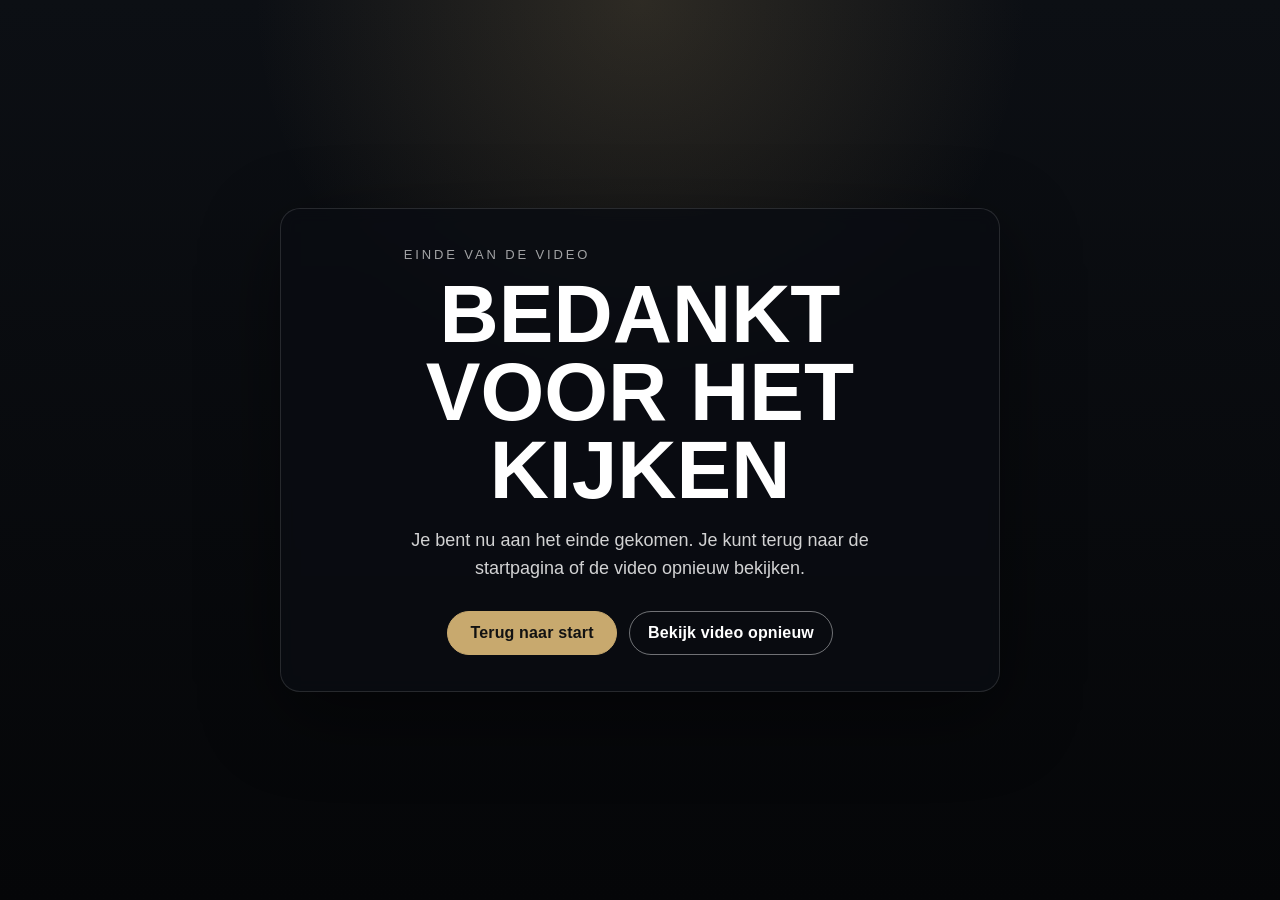
<file: ending.html>
<!DOCTYPE html>
<html lang="nl">

<head>
	<meta charset="UTF-8" />
	<meta name="viewport" content="width=device-width, initial-scale=1.0" />
	<title>Einde</title>
	<style>
		:root {
			color-scheme: dark;
		}

		* {
			box-sizing: border-box;
		}

		html,
		body {
			width: 100%;
			height: 100%;
			margin: 0;
		}

		body {
			font-family: Arial, Helvetica, sans-serif;
			background:
				radial-gradient(circle at top, rgba(200, 169, 110, 0.18), transparent 35%),
				linear-gradient(180deg, #0c0f14 0%, #050608 100%);
			color: #fff;
			display: grid;
			place-items: center;
			overflow: hidden;
		}

		.ending-card {
			width: min(720px, calc(100vw - 32px));
			padding: 36px 28px;
			border: 1px solid rgba(255, 255, 255, 0.12);
			border-radius: 20px;
			background: rgba(10, 13, 18, 0.84);
			box-shadow: 0 24px 80px rgba(0, 0, 0, 0.45);
			text-align: center;
			backdrop-filter: blur(8px);
		}

		.ending-kicker {
			margin: 0 0 10px;
			font-size: 13px;
			letter-spacing: 0.22em;
			text-transform: uppercase;
			color: rgba(255, 255, 255, 0.62);
		}

		h1 {
			margin: 0;
			font-size: clamp(42px, 8vw, 82px);
			line-height: 0.95;
			text-transform: uppercase;
			font-family: 'Roboto Condensed', Arial, sans-serif;
		}

		p {
			margin: 18px auto 0;
			max-width: 52ch;
			font-size: 18px;
			line-height: 1.55;
			color: rgba(255, 255, 255, 0.82);
		}

		.actions {
			margin-top: 28px;
			display: flex;
			gap: 12px;
			justify-content: center;
			flex-wrap: wrap;
		}

		a {
			display: inline-flex;
			align-items: center;
			justify-content: center;
			min-width: 170px;
			padding: 12px 18px;
			border-radius: 999px;
			border: 1px solid rgba(255, 255, 255, 0.42);
			color: #fff;
			text-decoration: none;
			font-weight: 700;
			letter-spacing: 0.01em;
			transition: transform 0.2s ease, border-color 0.2s ease, background 0.2s ease;
		}

		a.primary {
			background: #c8a96e;
			border-color: #c8a96e;
			color: #121212;
		}

		a:hover {
			transform: translateY(-1px);
			border-color: rgba(255, 255, 255, 0.8);
		}

		a.primary:hover {
			background: #d5b982;
			border-color: #d5b982;
		}
	</style>
</head>

<body>
	<main class="ending-card">
		<p class="ending-kicker">Einde van de video</p>
		<h1>Bedankt voor het kijken</h1>
		<p>Je bent nu aan het einde gekomen. Je kunt terug naar de startpagina of de video opnieuw bekijken.</p>
		<div class="actions">
			<a class="primary" href="index.html">Terug naar start</a>
			<a href="video.html">Bekijk video opnieuw</a>
		</div>
	</main>
</body>

</html>
</file>
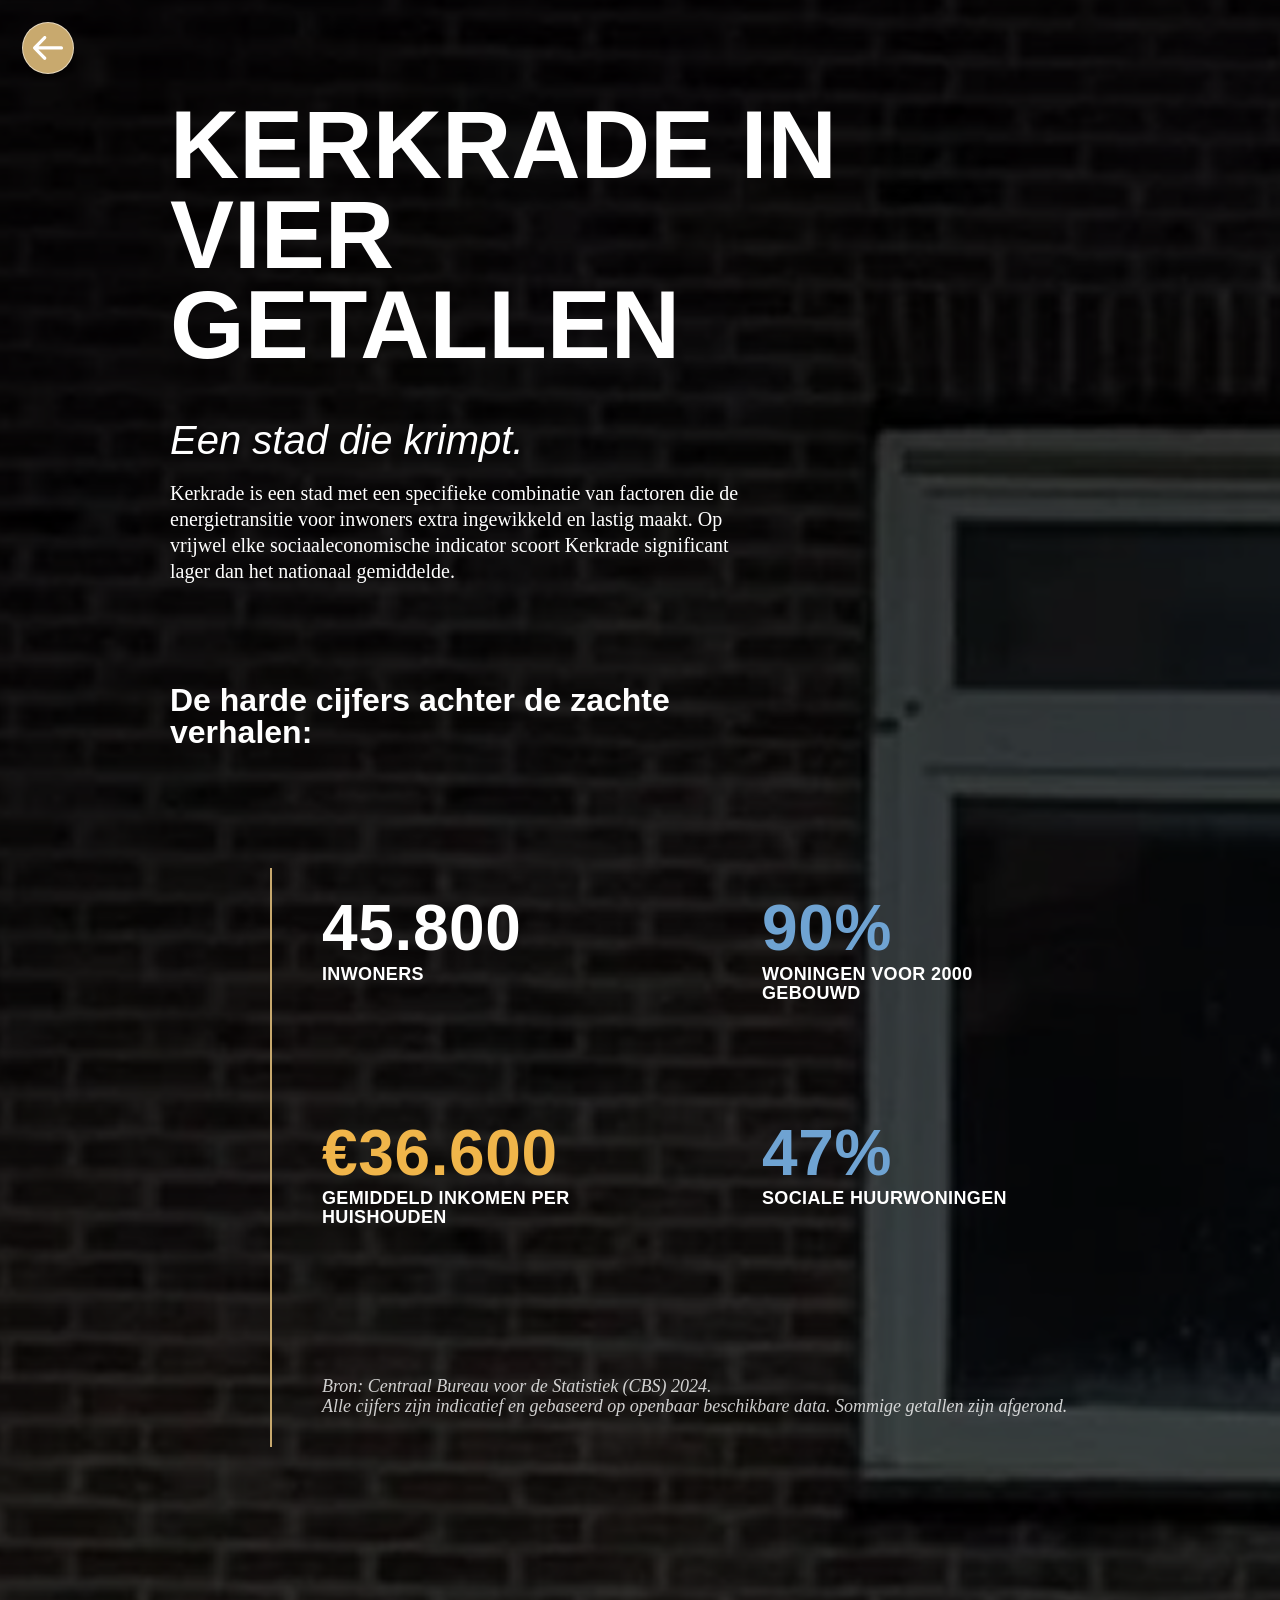
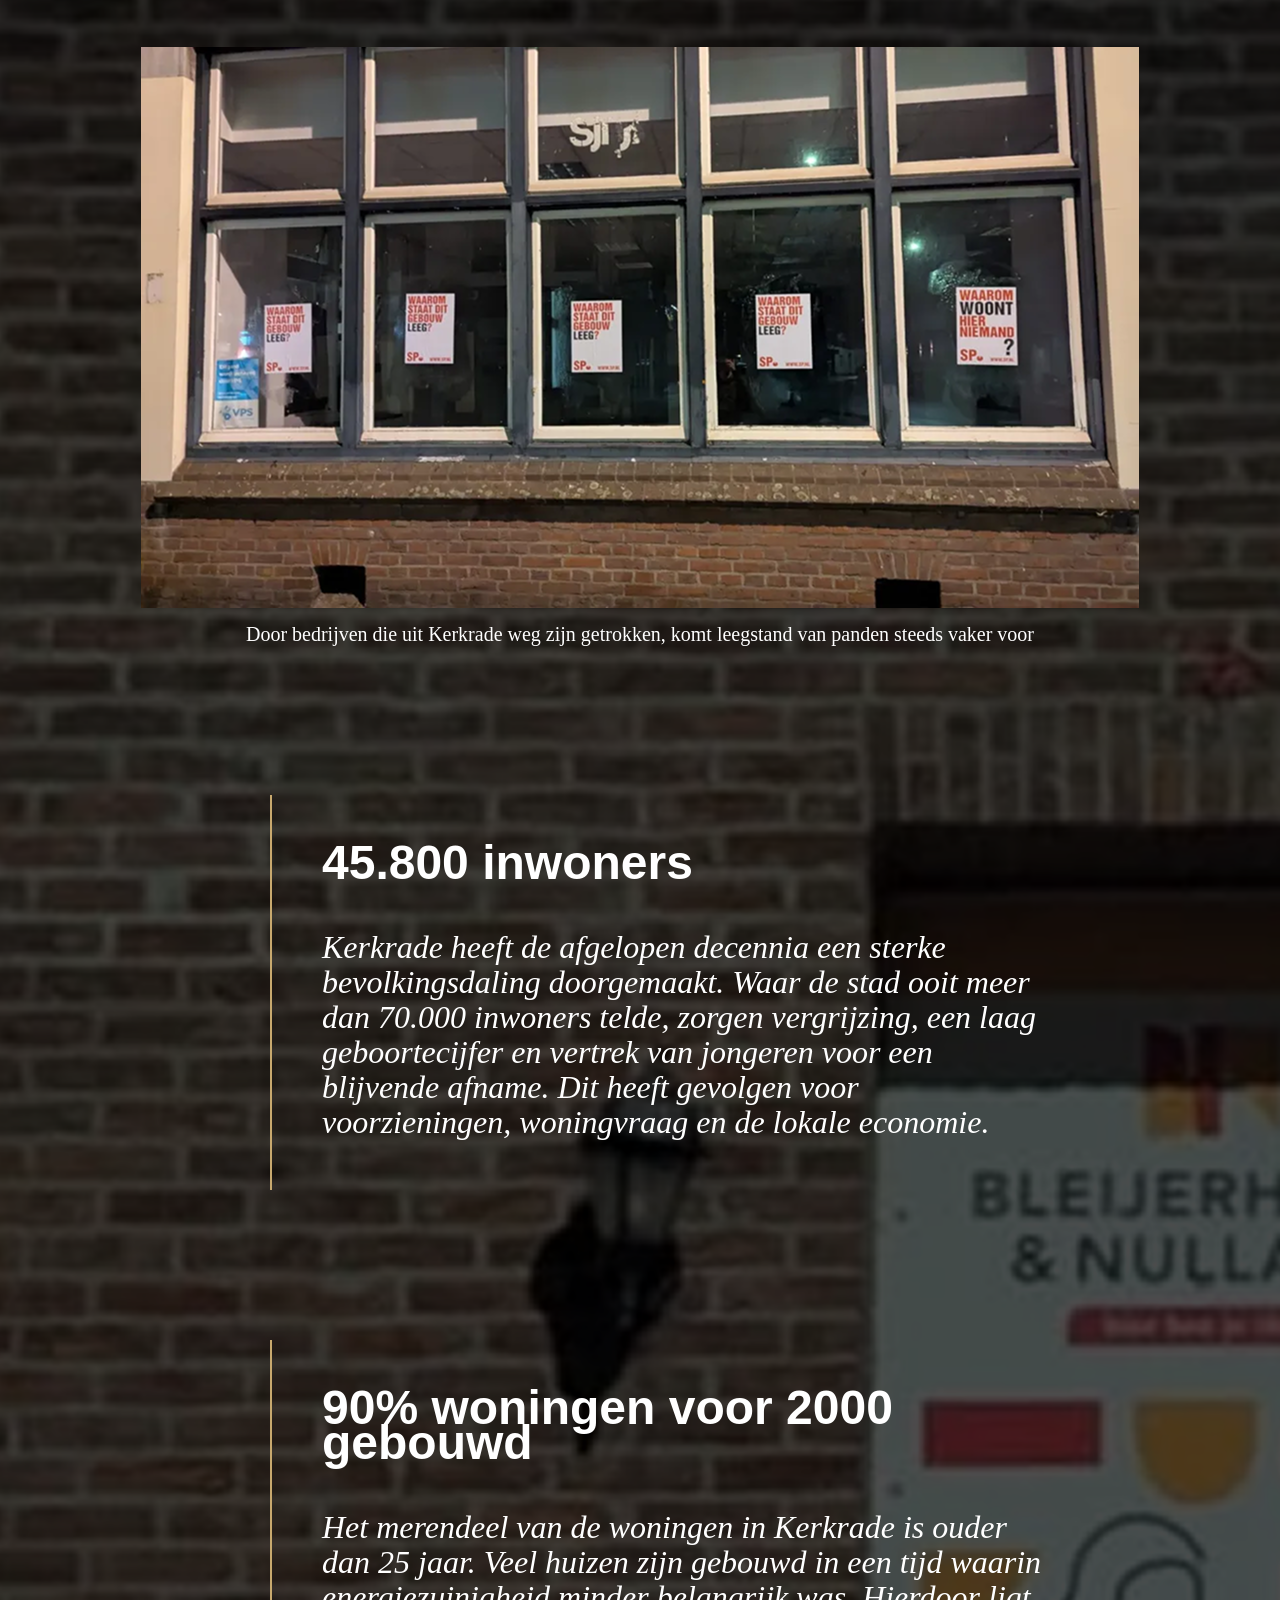
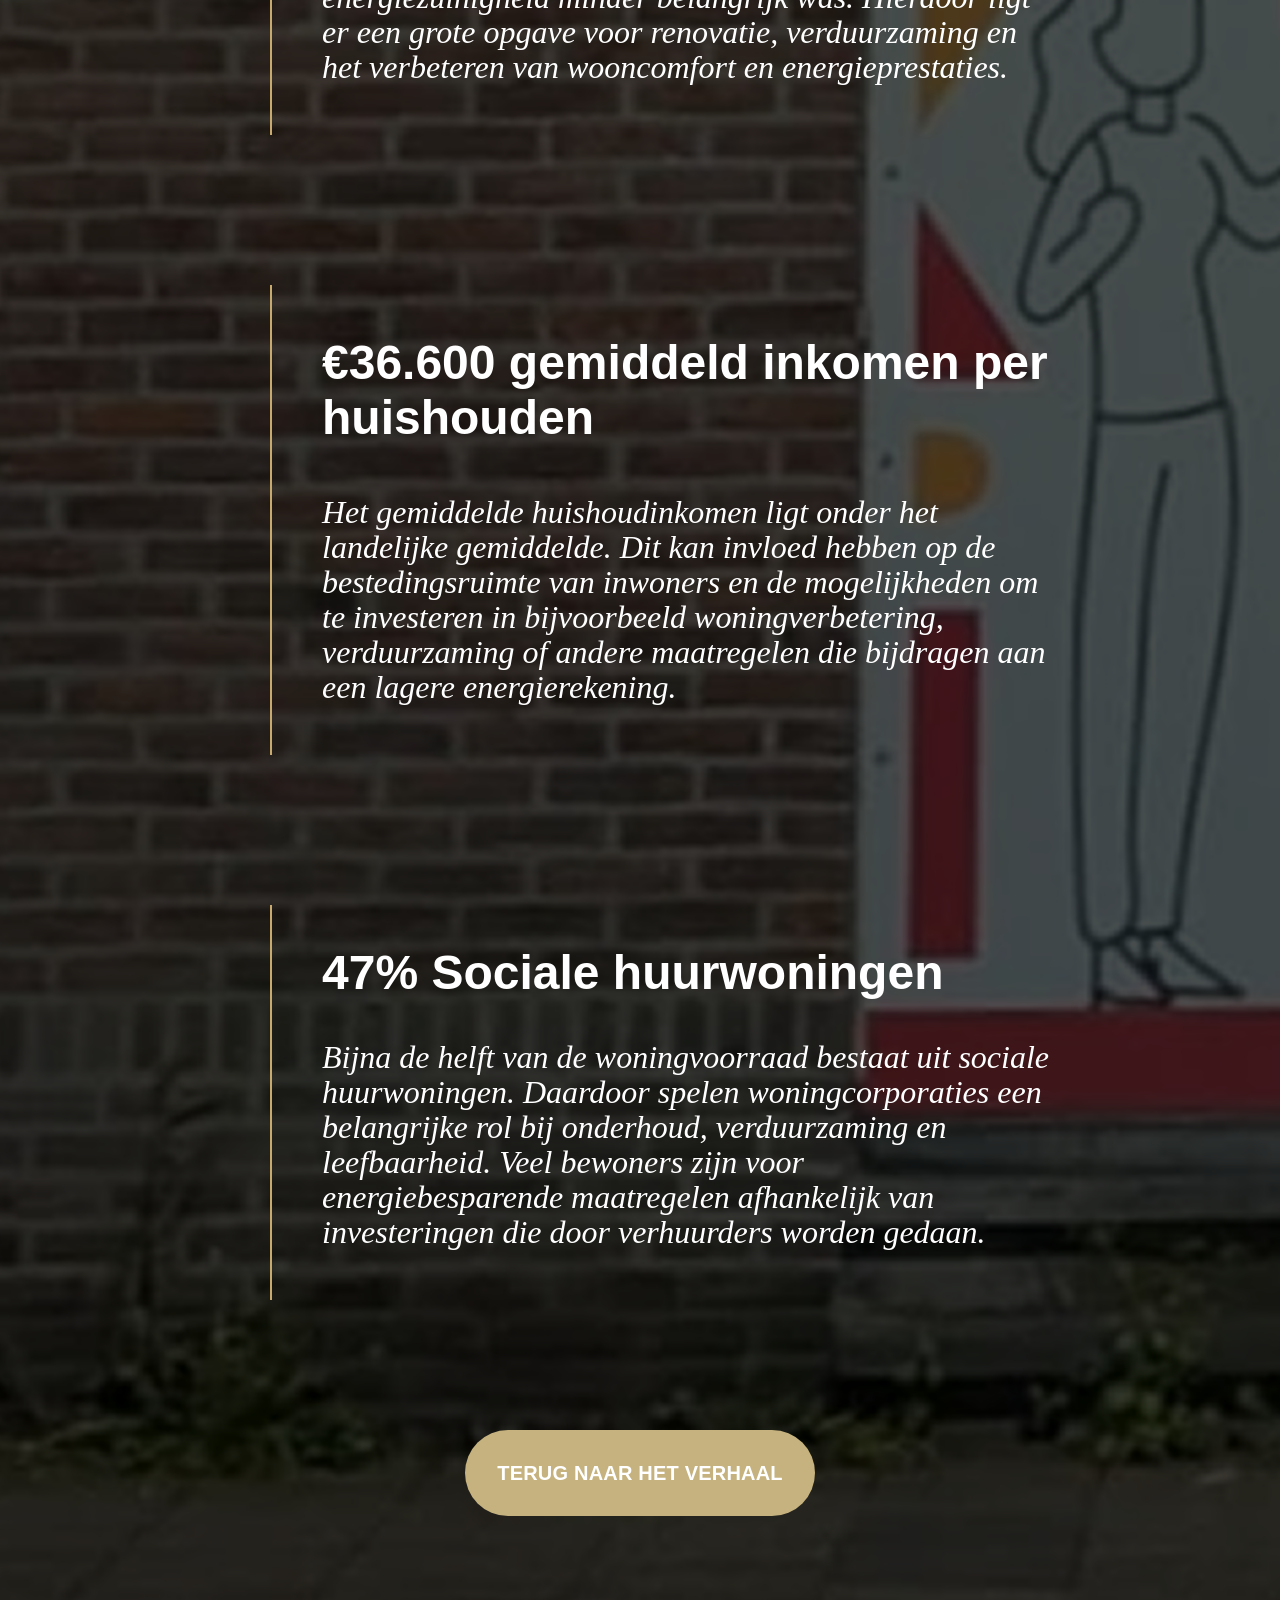
<file: getallen.html>
<!DOCTYPE html>
<html lang="en">

<head>
    <meta charset="UTF-8">
    <meta name="viewport" content="width=device-width, initial-scale=1.0">
    <title>getallen</title>
    <link rel="stylesheet" href="css/reset.css">
    <link rel="stylesheet" href="css/style.css">
</head>

<body>

    <button class="top-left-back-btn" type="button" onclick="window.history.back();" aria-label="Ga terug">
        <img src="assets/Arrow 31.svg" alt="" aria-hidden="true">
    </button>

    <div class="page getallen-page">
        <h1>Kerkrade in
            vier getallen</h1>

        <h2>Een stad die krimpt.</h2>

        <p>Kerkrade is een stad met een specifieke combinatie van factoren die de energietransitie voor inwoners extra
            ingewikkeld en lastig maakt. Op vrijwel elke sociaaleconomische indicator scoort Kerkrade significant lager
            dan het nationaal gemiddelde.
        </p>

        <h3>De harde cijfers achter de zachte verhalen:</h3>

        <section class="stats-panel" style="padding-top: 30px; padding-bottom: 30px;">
            <div class="stats-panel__line" aria-hidden="true"></div>
            <div class="stats-panel__grid">
                <article class="stat-card">
                    <p class="stat-card__value stat-card__value--light">45.800</p>
                    <p class="stat-card__label">Inwoners</p>
                </article>
                <article class="stat-card">
                    <p class="stat-card__value stat-card__value--blue">90%</p>
                    <p class="stat-card__label">Woningen voor 2000<br>gebouwd</p>
                </article>
                <article class="stat-card">
                    <p class="stat-card__value stat-card__value--gold">€36.600</p>
                    <p class="stat-card__label">Gemiddeld inkomen per<br>huishouden</p>
                </article>
                <article class="stat-card">
                    <p class="stat-card__value stat-card__value--blue">47%</p>
                    <p class="stat-card__label">Sociale huurwoningen</p>
                </article>
            </div>
            <p class="stats-panel__source">
                <span>Bron: Centraal Bureau voor de Statistiek (CBS) 2024.</span>
                <span>Alle cijfers zijn indicatief en gebaseerd op openbaar beschikbare data. Sommige getallen zijn
                    afgerond.</span>
            </p>
        </section>

        <img src="assets/legePanden.png" alt="" style="margin-top: 200px;">
        <p class="sub-text" style="max-width: 1000px;">Door bedrijven die uit Kerkrade weg zijn getrokken, komt
            leegstand van panden steeds vaker voor</p>



        <p class="lined-title">45.800 inwoners</p>
        <p class="Lined-p-l" style="padding-top: 50px; margin-top: 0; padding-bottom: 50px;">
            Kerkrade heeft de afgelopen decennia een sterke bevolkingsdaling doorgemaakt. Waar de stad ooit meer dan
            70.000 inwoners telde, zorgen vergrijzing, een laag geboortecijfer en vertrek van jongeren voor een
            blijvende afname. Dit heeft gevolgen voor voorzieningen, woningvraag en de lokale economie.
        </p>

        <p class="lined-title">90% woningen voor 2000 gebouwd</p>
        <p class="Lined-p-l" style="padding-top: 50px; margin-top: 0; padding-bottom: 50px;">
            Het merendeel van de woningen in Kerkrade is ouder dan 25 jaar. Veel huizen zijn gebouwd in een tijd waarin
            energiezuinigheid minder belangrijk was. Hierdoor ligt er een grote opgave voor renovatie, verduurzaming en
            het verbeteren van wooncomfort en energieprestaties.
        </p>

        <p class="lined-title" style="line-height: 55px;">€36.600 gemiddeld inkomen per huishouden</p>
        <p class="Lined-p-l" style="padding-top: 50px; margin-top: 0; padding-bottom: 50px;">
            Het gemiddelde huishoudinkomen ligt onder het landelijke gemiddelde. Dit kan invloed hebben op de
            bestedingsruimte van inwoners en de mogelijkheden om te investeren in bijvoorbeeld woningverbetering,
            verduurzaming of andere maatregelen die bijdragen aan een lagere energierekening.
        </p>

        <p class="lined-title">47% Sociale huurwoningen</p>
        <p class="Lined-p-l" style="padding-top: 50px; margin-top: 0; padding-bottom: 50px;">
            Bijna de helft van de woningvoorraad bestaat uit sociale huurwoningen. Daardoor spelen woningcorporaties een
            belangrijke rol bij onderhoud, verduurzaming en leefbaarheid. Veel bewoners zijn voor energiebesparende
            maatregelen afhankelijk van investeringen die door verhuurders worden gedaan.
        </p>


        <div class="footer">
            <a class="footer-story-btn" href="video.html">TERUG NAAR HET VERHAAL</a>
        </div>

    </div>

    <script src="js/script.js"></script>

</body>

</html>
</file>
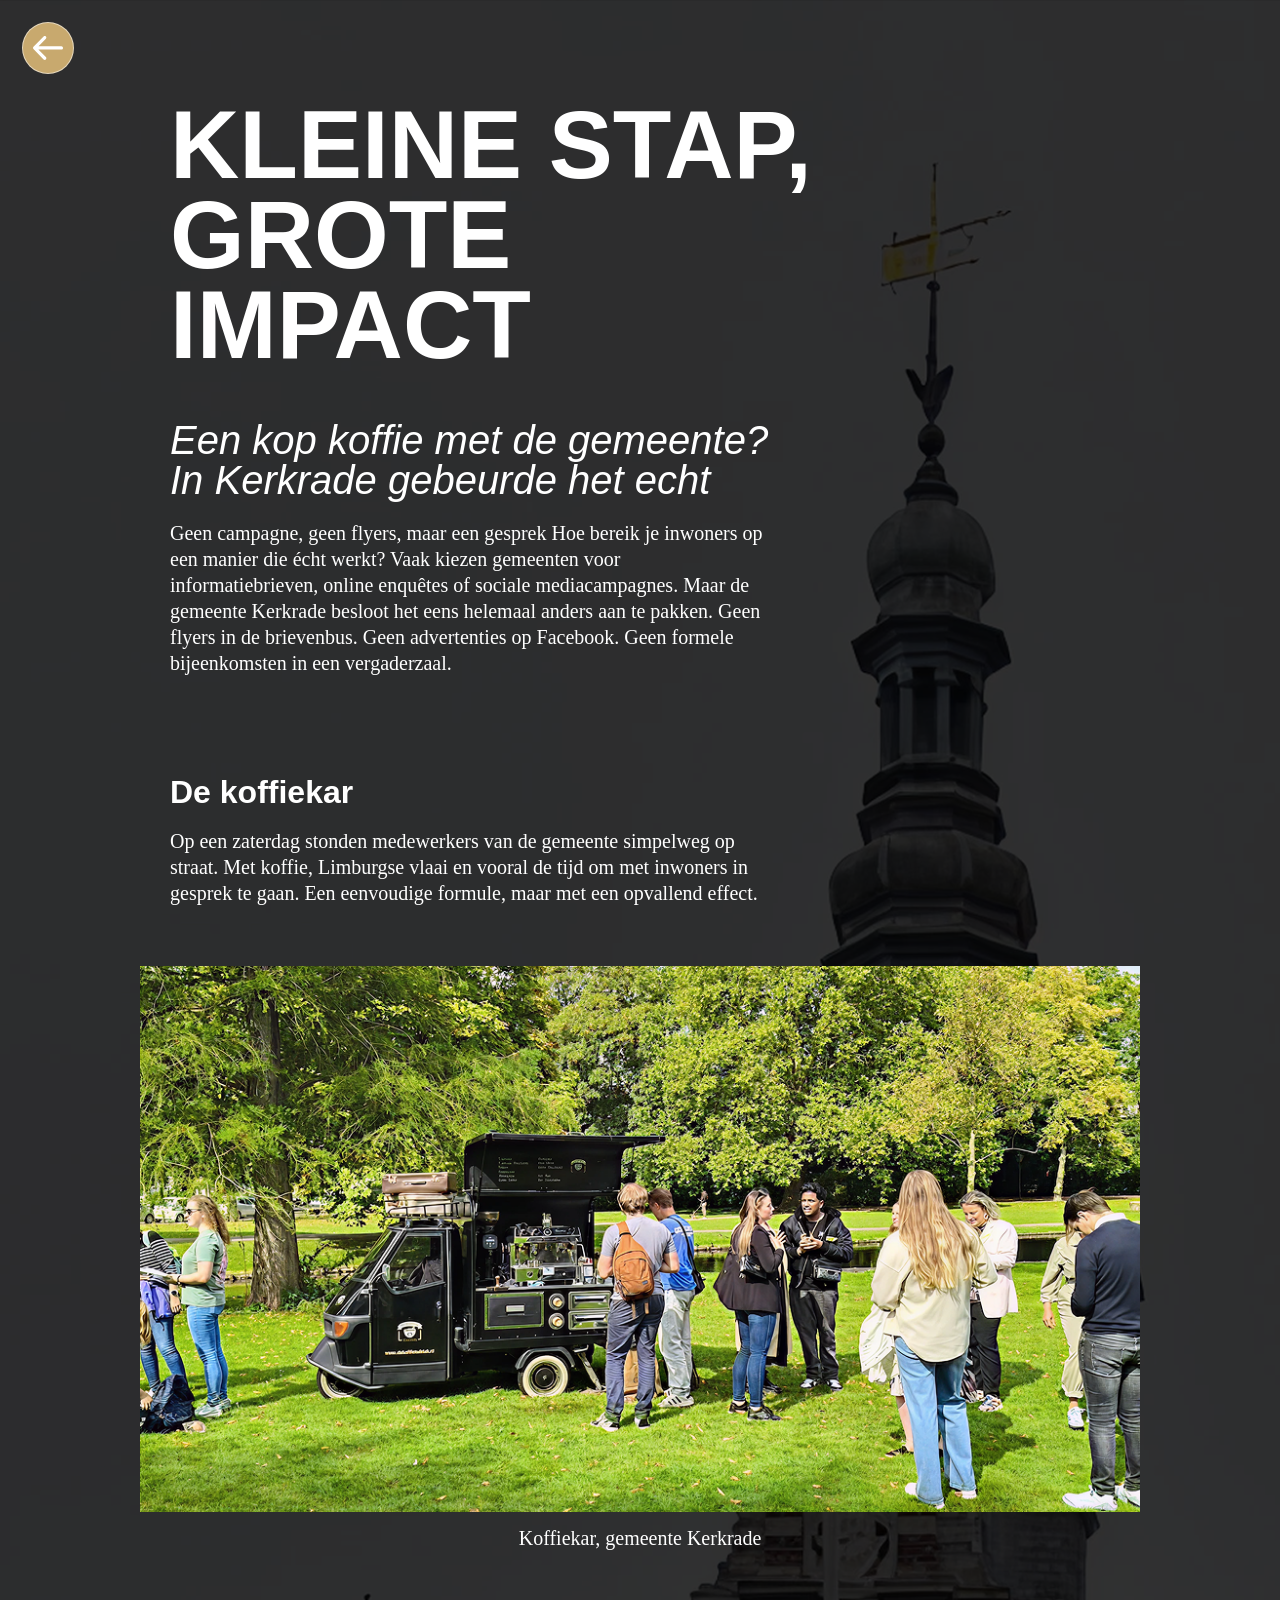
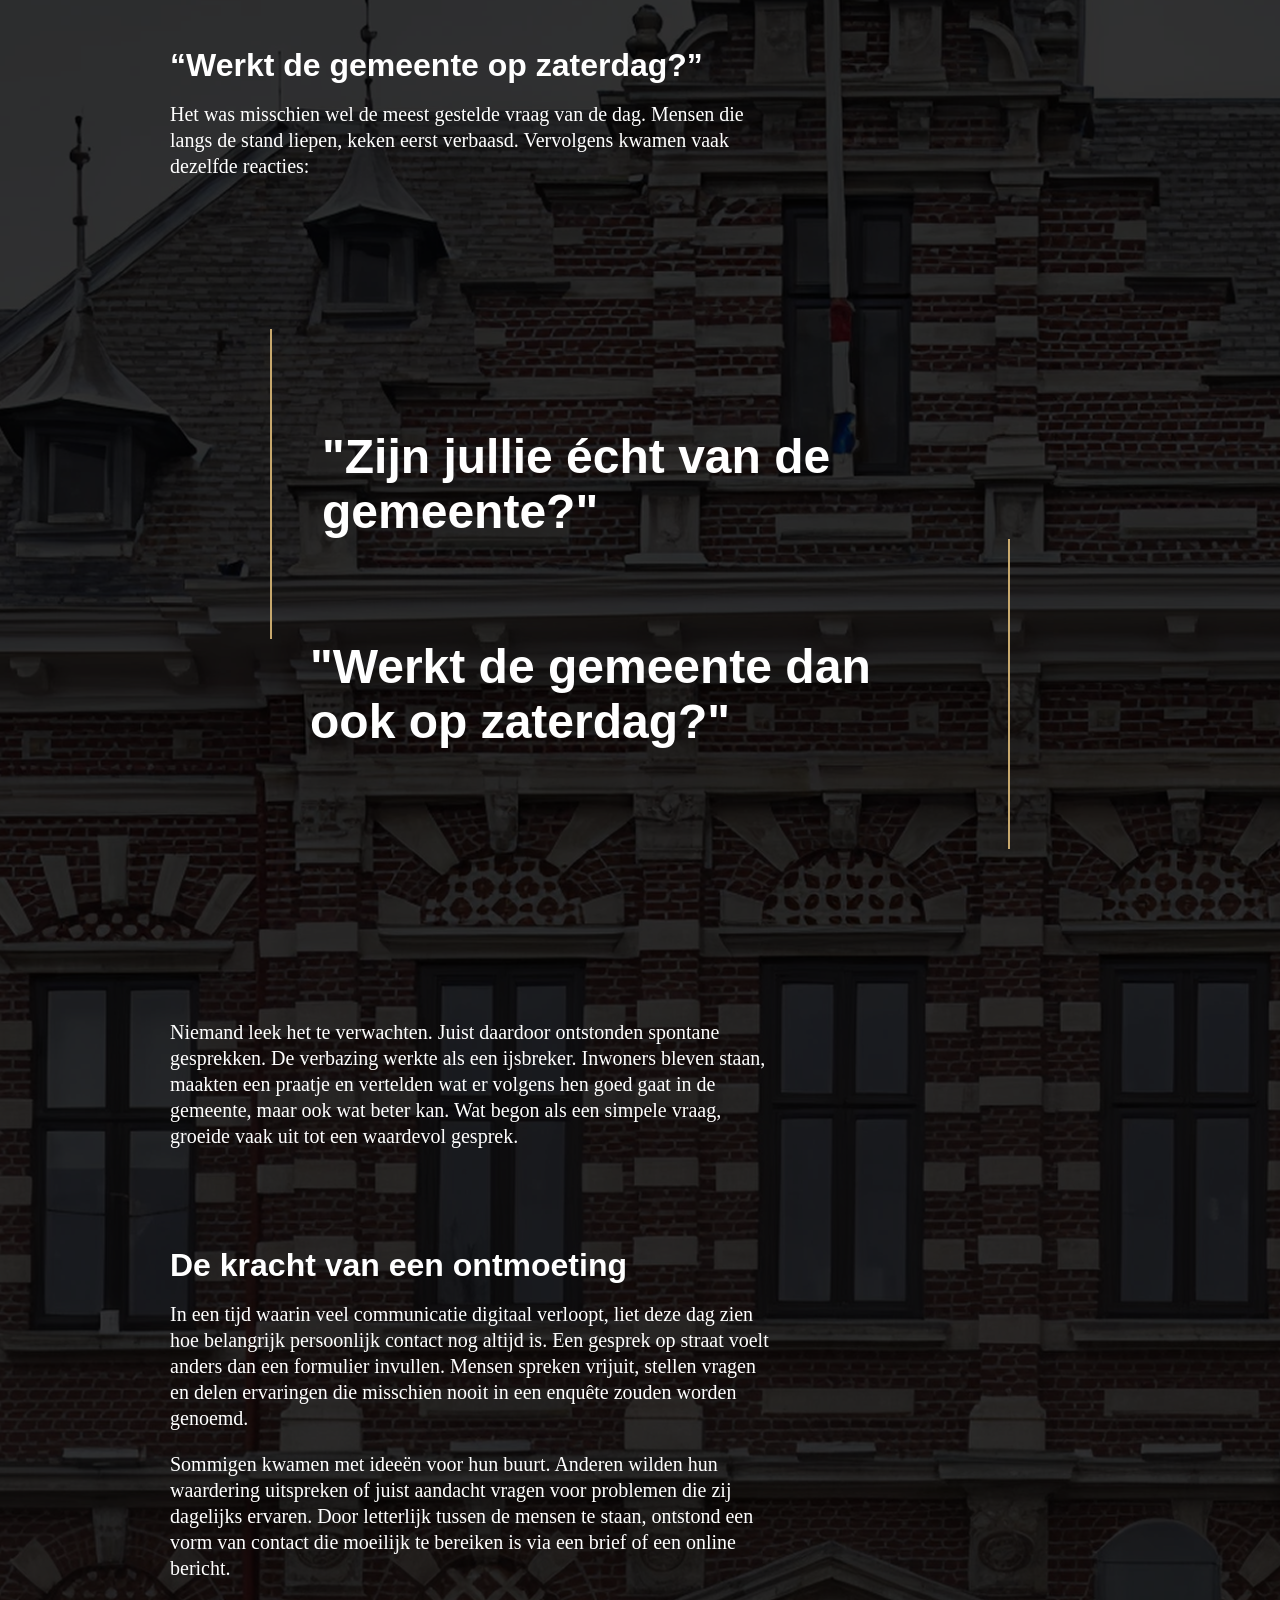
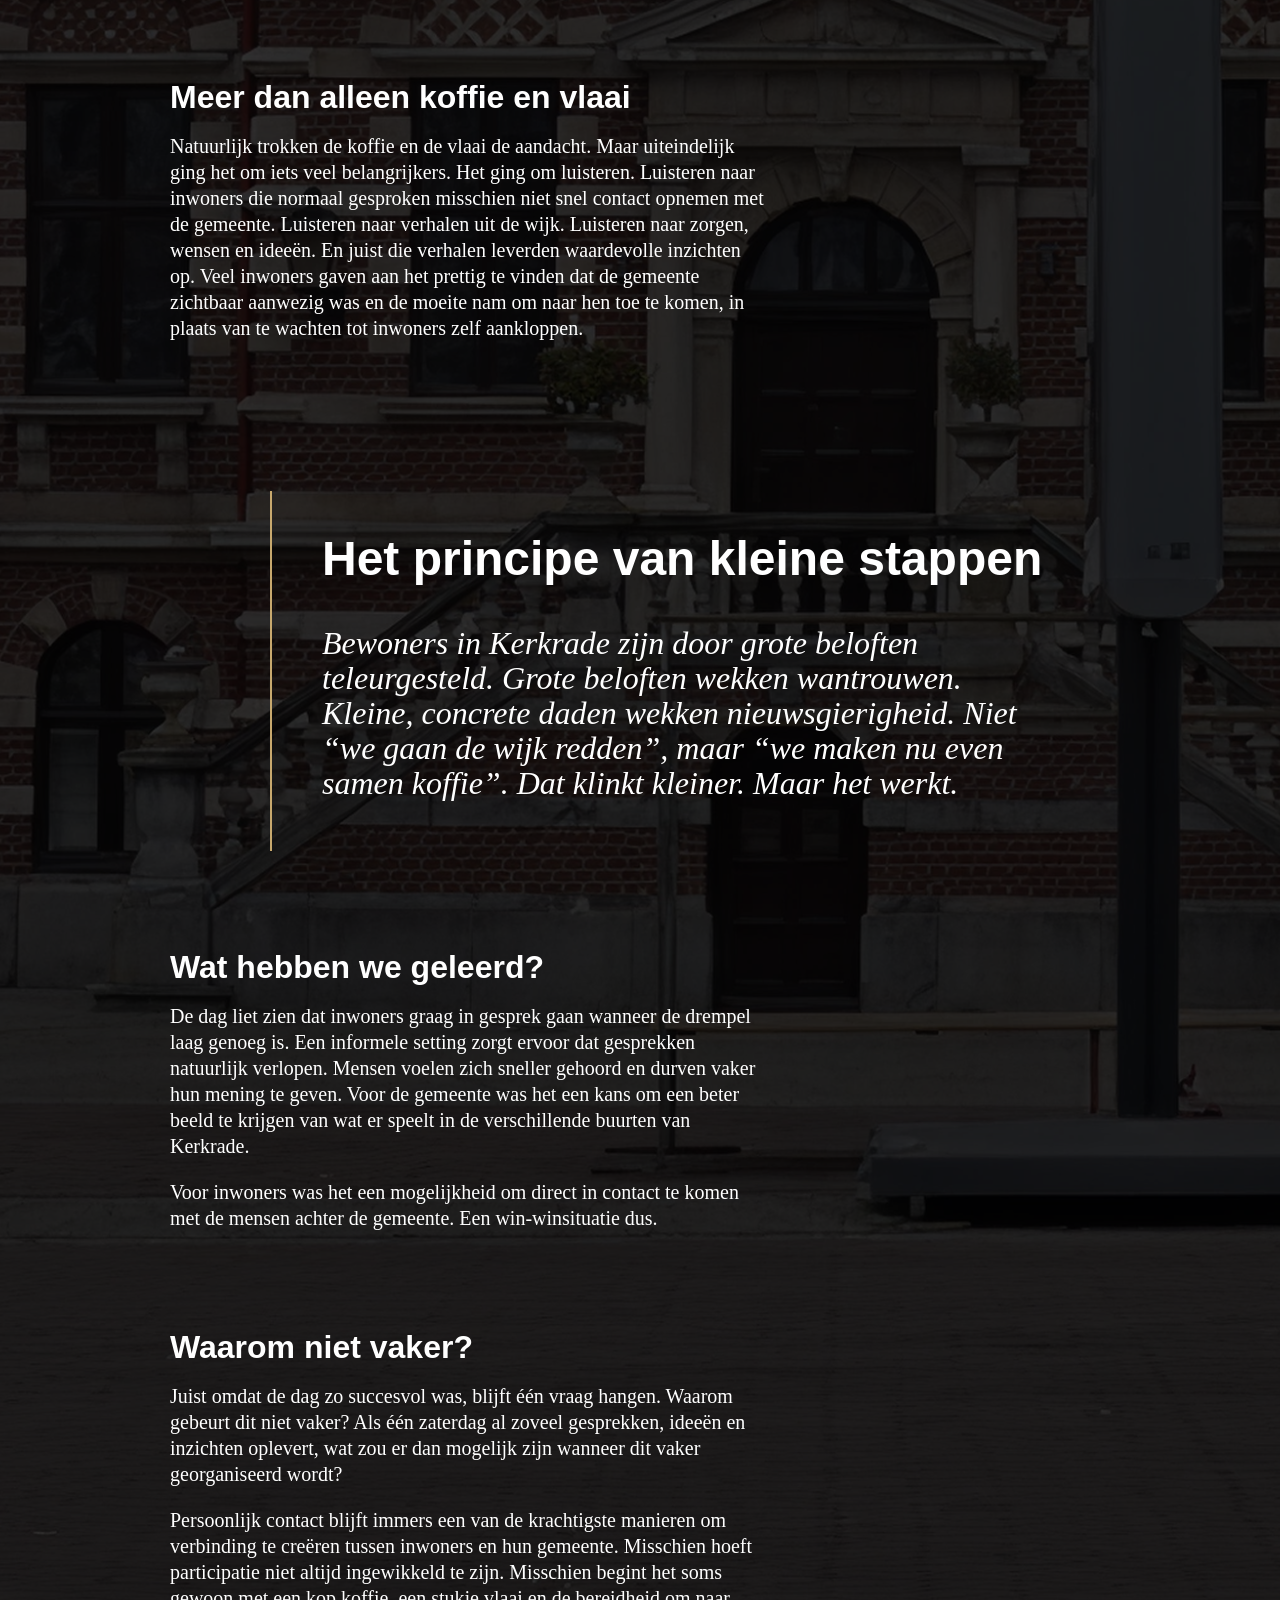
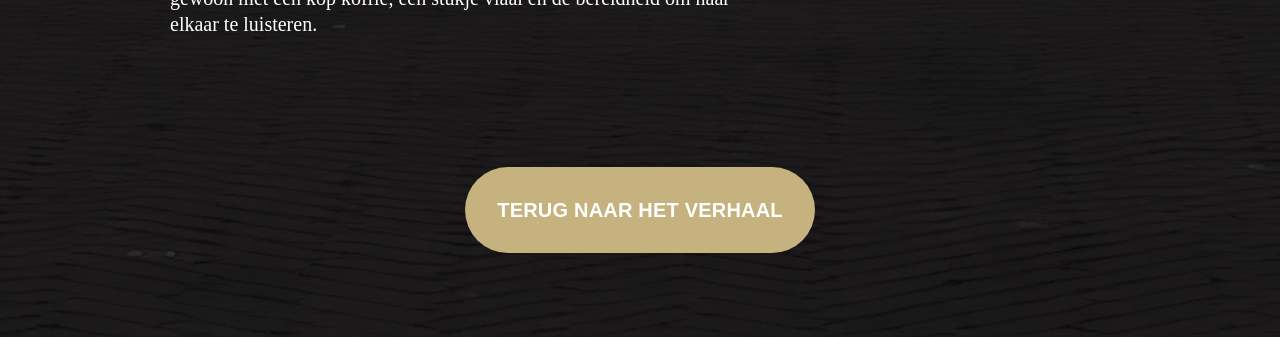
<file: impact.html>
<!DOCTYPE html>
<html lang="en">

<head>
    <meta charset="UTF-8">
    <meta name="viewport" content="width=device-width, initial-scale=1.0">
    <title>impact</title>
    <link rel="stylesheet" href="css/reset.css">
    <link rel="stylesheet" href="css/style.css">
</head>

<body>

    <button class="top-left-back-btn" type="button" onclick="window.history.back();" aria-label="Ga terug">
        <img src="assets/Arrow 31.svg" alt="" aria-hidden="true">
    </button>

   
    <div class="page impact-page">
        <h1>Kleine stap,
            grote impact</h1>

        <h2>Een kop koffie met de gemeente?
            In Kerkrade gebeurde het echt</h2>

        <p>Geen campagne, geen flyers, maar een gesprek
            Hoe bereik je inwoners op een manier die écht werkt? Vaak kiezen gemeenten voor informatiebrieven, online
            enquêtes of sociale mediacampagnes. Maar de gemeente Kerkrade besloot het eens helemaal anders aan te
            pakken.
            Geen flyers in de brievenbus. Geen advertenties op Facebook. Geen formele bijeenkomsten in een vergaderzaal.
        </p>

        <h3>De koffiekar</h3>
        <p>Op een zaterdag stonden medewerkers van de gemeente simpelweg op straat. Met koffie, Limburgse vlaai en
            vooral de tijd om met inwoners in gesprek te gaan.
            Een eenvoudige formule, maar met een opvallend effect.
        </p>

        <img src="assets/image 19.png" alt="">
        <p class="sub-text">Koffiekar, gemeente Kerkrade</p>

        <h3>“Werkt de gemeente op zaterdag?”</h3>
        <p>Het was misschien wel de meest gestelde vraag van de dag.
            Mensen die langs de stand liepen, keken eerst verbaasd. Vervolgens kwamen vaak dezelfde reacties:</p>

        <p class="Lined-p-l quote">"Zijn jullie écht van de gemeente?"

        </p>
        <p class="Lined-p-r quote">"Werkt de gemeente dan ook op zaterdag?"</p>

        <p>Niemand leek het te verwachten. Juist daardoor ontstonden spontane gesprekken. De verbazing werkte als een
            ijsbreker. Inwoners bleven staan, maakten een praatje en vertelden wat er volgens hen goed gaat in de
            gemeente, maar ook wat beter kan.
            Wat begon als een simpele vraag, groeide vaak uit tot een waardevol gesprek.</p>

        <h3>De kracht van een ontmoeting</h3>
        <p>In een tijd waarin veel communicatie digitaal verloopt, liet deze dag zien hoe belangrijk persoonlijk contact
            nog altijd is.
            Een gesprek op straat voelt anders dan een formulier invullen. Mensen spreken vrijuit, stellen vragen en
            delen ervaringen die misschien nooit in een enquête zouden worden genoemd.</p>
        <p>Sommigen kwamen met ideeën voor hun buurt. Anderen wilden hun waardering uitspreken of juist aandacht vragen
            voor problemen die zij dagelijks ervaren.
            Door letterlijk tussen de mensen te staan, ontstond een vorm van contact die moeilijk te bereiken is via een
            brief of een online bericht.</p>

        <h3>Meer dan alleen koffie en vlaai</h3>
        <p>Natuurlijk trokken de koffie en de vlaai de aandacht. Maar uiteindelijk ging het om iets veel belangrijkers.
            Het ging om luisteren.
            Luisteren naar inwoners die normaal gesproken misschien niet snel contact opnemen met de gemeente. Luisteren
            naar verhalen uit de wijk. Luisteren naar zorgen, wensen en ideeën.
            En juist die verhalen leverden waardevolle inzichten op.
            Veel inwoners gaven aan het prettig te vinden dat de gemeente zichtbaar aanwezig was en de moeite nam om
            naar hen toe te komen, in plaats van te wachten tot inwoners zelf aankloppen.
        </p>

        <p class="lined-title">Het principe van kleine stappen</p>
        <p class="Lined-p-l" style="padding-top: 50px; margin-top: 0; padding-bottom: 50px;">
            Bewoners in Kerkrade zijn door grote beloften teleurgesteld.
            Grote beloften wekken wantrouwen. Kleine, concrete daden
            wekken nieuwsgierigheid. Niet “we gaan de wijk redden”,
            maar “we maken nu even samen koffie”.
            Dat klinkt kleiner. Maar het werkt.</p>

        <h3>Wat hebben we geleerd?</h3>
        <p>De dag liet zien dat inwoners graag in gesprek gaan wanneer de drempel laag genoeg is.
            Een informele setting zorgt ervoor dat gesprekken natuurlijk verlopen. Mensen voelen zich sneller gehoord en
            durven vaker hun mening te geven.
            Voor de gemeente was het een kans om een beter beeld te krijgen van wat er speelt in de verschillende
            buurten van Kerkrade.</p>
        <p>Voor inwoners was het een mogelijkheid om direct in contact te komen met de mensen achter de gemeente.
            Een win-winsituatie dus.</p>

        <h3>Waarom niet vaker?</h3>
        <p>Juist omdat de dag zo succesvol was, blijft één vraag hangen.
            Waarom gebeurt dit niet vaker?
            Als één zaterdag al zoveel gesprekken, ideeën en inzichten oplevert, wat zou er dan mogelijk zijn wanneer
            dit vaker georganiseerd wordt?</p>
        <p>Persoonlijk contact blijft immers een van de krachtigste manieren om verbinding te creëren tussen inwoners en
            hun gemeente.
            Misschien hoeft participatie niet altijd ingewikkeld te zijn.
            Misschien begint het soms gewoon met een kop koffie, een stukje vlaai en de bereidheid om naar elkaar te
            luisteren.</p>

            <div class="footer"> 
                <a class="footer-story-btn" href="video.html">TERUG NAAR HET VERHAAL</a>
            </div>
            
    </div>

    <script src="js/script.js"></script>

</body>

</html>
</file>
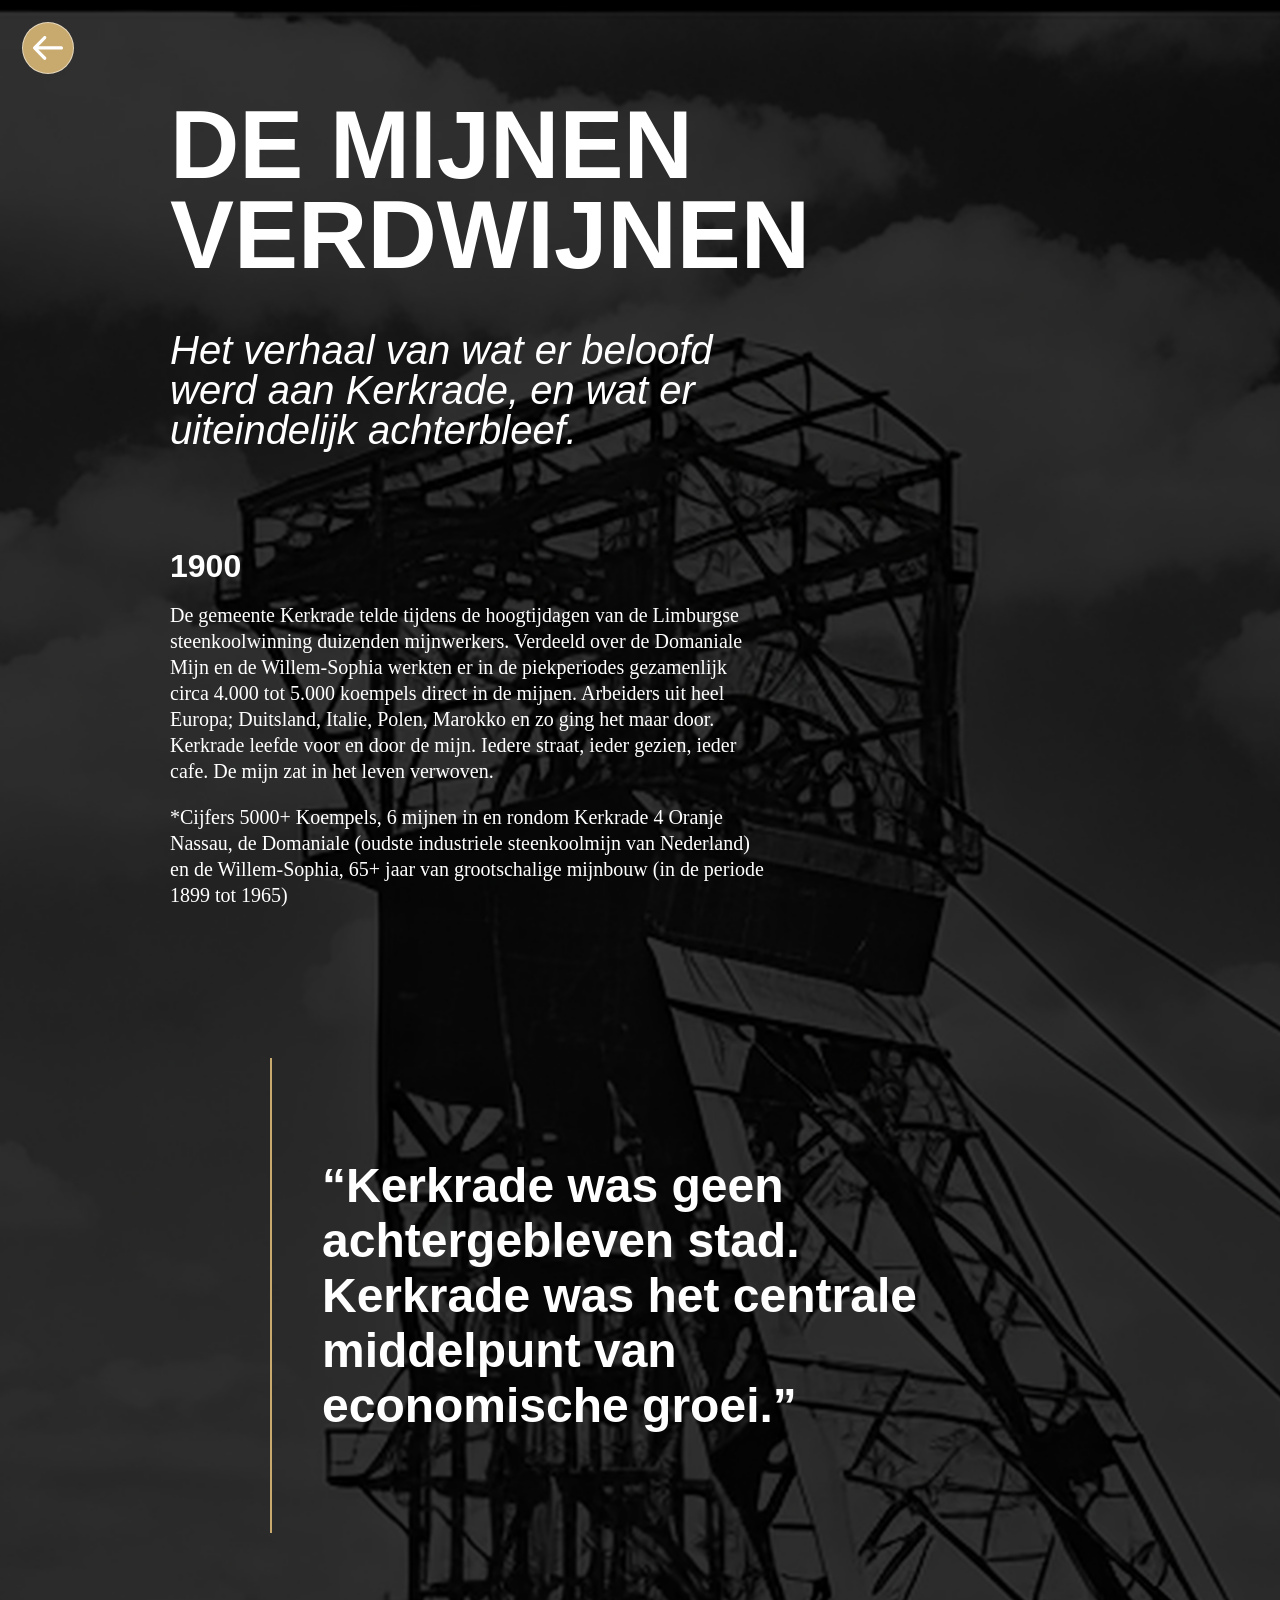
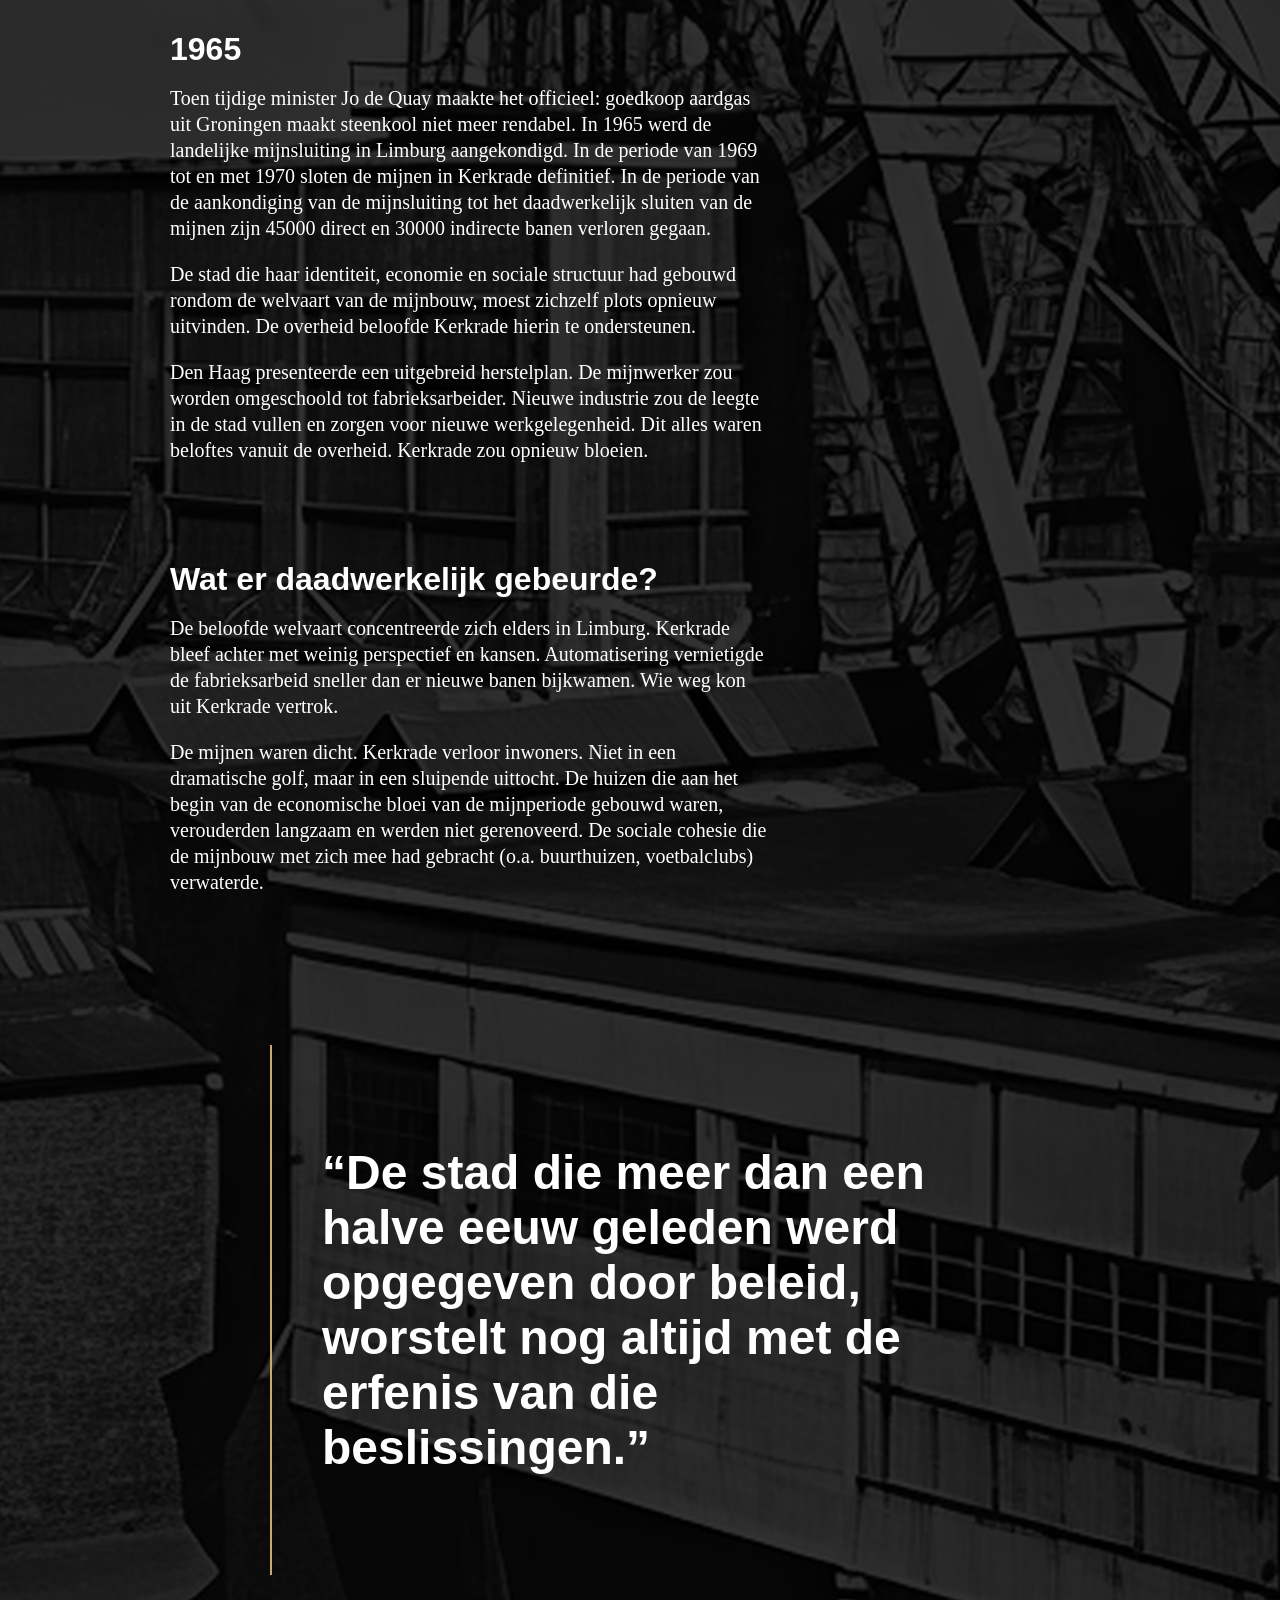
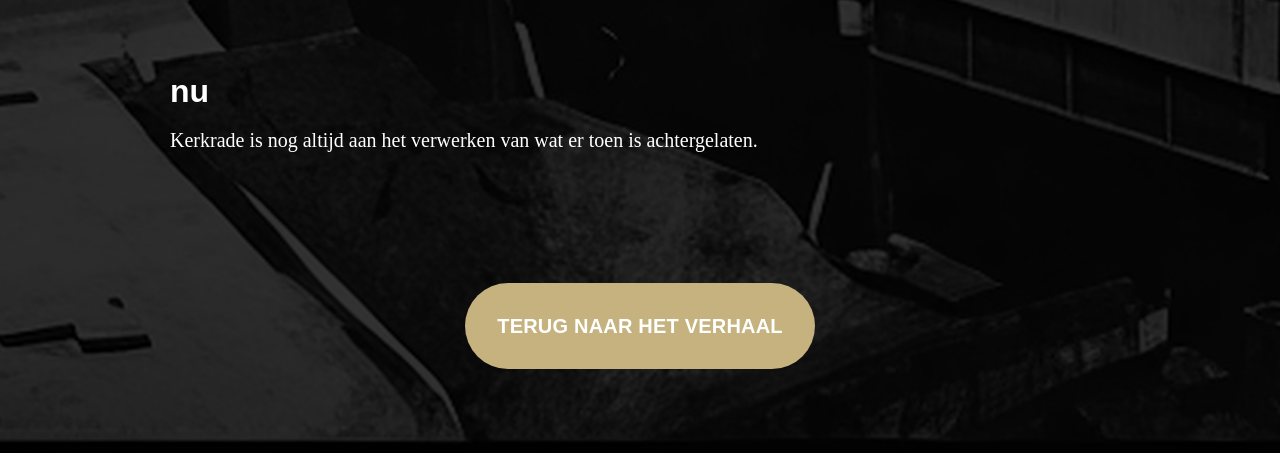
<file: mijnen.html>
<!DOCTYPE html>
<html lang="en">

<head>
    <meta charset="UTF-8">
    <meta name="viewport" content="width=device-width, initial-scale=1.0">
    <title>mijnen</title>
    <link rel="stylesheet" href="css/reset.css">
    <link rel="stylesheet" href="css/style.css">
</head>

<body>

    <button class="top-left-back-btn" type="button" onclick="window.history.back();" aria-label="Ga terug">
        <img src="assets/Arrow 31.svg" alt="" aria-hidden="true">
    </button>
     
    <div class="page mijnen-page">
       
        <h1>DE MIJNEN
            VERDWIJNEN</h1>

        <h2>Het verhaal van wat er beloofd werd aan Kerkrade, en wat er uiteindelijk achterbleef.</h2>

        <h3>1900</h3>
        <p>De gemeente Kerkrade telde tijdens de hoogtijdagen van de Limburgse steenkoolwinning duizenden mijnwerkers.
            Verdeeld over de Domaniale Mijn en de Willem-Sophia werkten er in de piekperiodes gezamenlijk circa 4.000
            tot 5.000 koempels direct in de mijnen. Arbeiders uit heel Europa; Duitsland, Italie, Polen, Marokko en zo
            ging het maar door. Kerkrade leefde voor en door de mijn. Iedere straat, ieder gezien, ieder cafe. De mijn
            zat in het leven verwoven.
        </p>
        <p>*Cijfers 5000+ Koempels, 6 mijnen in en rondom Kerkrade 4 Oranje Nassau, de Domaniale (oudste industriele
            steenkoolmijn van Nederland) en de Willem-Sophia, 65+ jaar van grootschalige mijnbouw (in de periode 1899
            tot 1965)</p>


        <p class="Lined-p-l quote">“Kerkrade was geen achtergebleven stad. Kerkrade was het centrale middelpunt van
            economische groei.”

        </p>


        <h3>1965</h3>
        <p>Toen tijdige minister Jo de Quay maakte het officieel: goedkoop aardgas uit Groningen maakt steenkool niet meer rendabel. In 1965 werd de landelijke mijnsluiting in Limburg aangekondigd. In de periode van 1969 tot en met 1970 sloten de mijnen in Kerkrade definitief. In de periode van de aankondiging van de mijnsluiting tot het daadwerkelijk sluiten van de mijnen zijn 45000 direct en 30000 indirecte banen verloren gegaan.</p>

        <p>De stad die haar identiteit, economie en sociale structuur had gebouwd rondom de welvaart van de mijnbouw, moest zichzelf plots opnieuw uitvinden. De overheid beloofde Kerkrade hierin te ondersteunen.</p>
        <p>
Den Haag presenteerde een uitgebreid herstelplan. De mijnwerker zou worden omgeschoold tot fabrieksarbeider. Nieuwe industrie zou de leegte in de stad vullen en zorgen voor nieuwe werkgelegenheid. Dit alles waren beloftes vanuit de overheid. Kerkrade zou opnieuw bloeien.</p>

        <h3>Wat er daadwerkelijk gebeurde? </h3>
        <p>
De beloofde welvaart concentreerde zich elders in Limburg. Kerkrade bleef achter met weinig perspectief en kansen. Automatisering vernietigde de fabrieksarbeid sneller dan er nieuwe banen bijkwamen. Wie weg kon uit Kerkrade vertrok.
        </p>
        <p>De mijnen waren dicht. Kerkrade verloor inwoners. Niet in een dramatische golf, maar in een sluipende uittocht. De huizen die aan het begin van de economische bloei van de mijnperiode gebouwd waren, verouderden langzaam en werden niet gerenoveerd. De sociale cohesie die de mijnbouw met zich mee had gebracht (o.a. buurthuizen, voetbalclubs) verwaterde.</p>

        <p class="Lined-p-l quote">“De stad die meer dan een halve eeuw geleden werd opgegeven door beleid, worstelt nog altijd met de erfenis van die beslissingen.”</p>

        <h3>nu</h3>
        <p>Kerkrade is nog altijd aan het verwerken van wat er toen is achtergelaten.</p>

        <div class="footer">
            <a class="footer-story-btn" href="video.html">TERUG NAAR HET VERHAAL</a>
        </div>

    </div>

    <script src="js/script.js"></script>

</body>

</html>
</file>
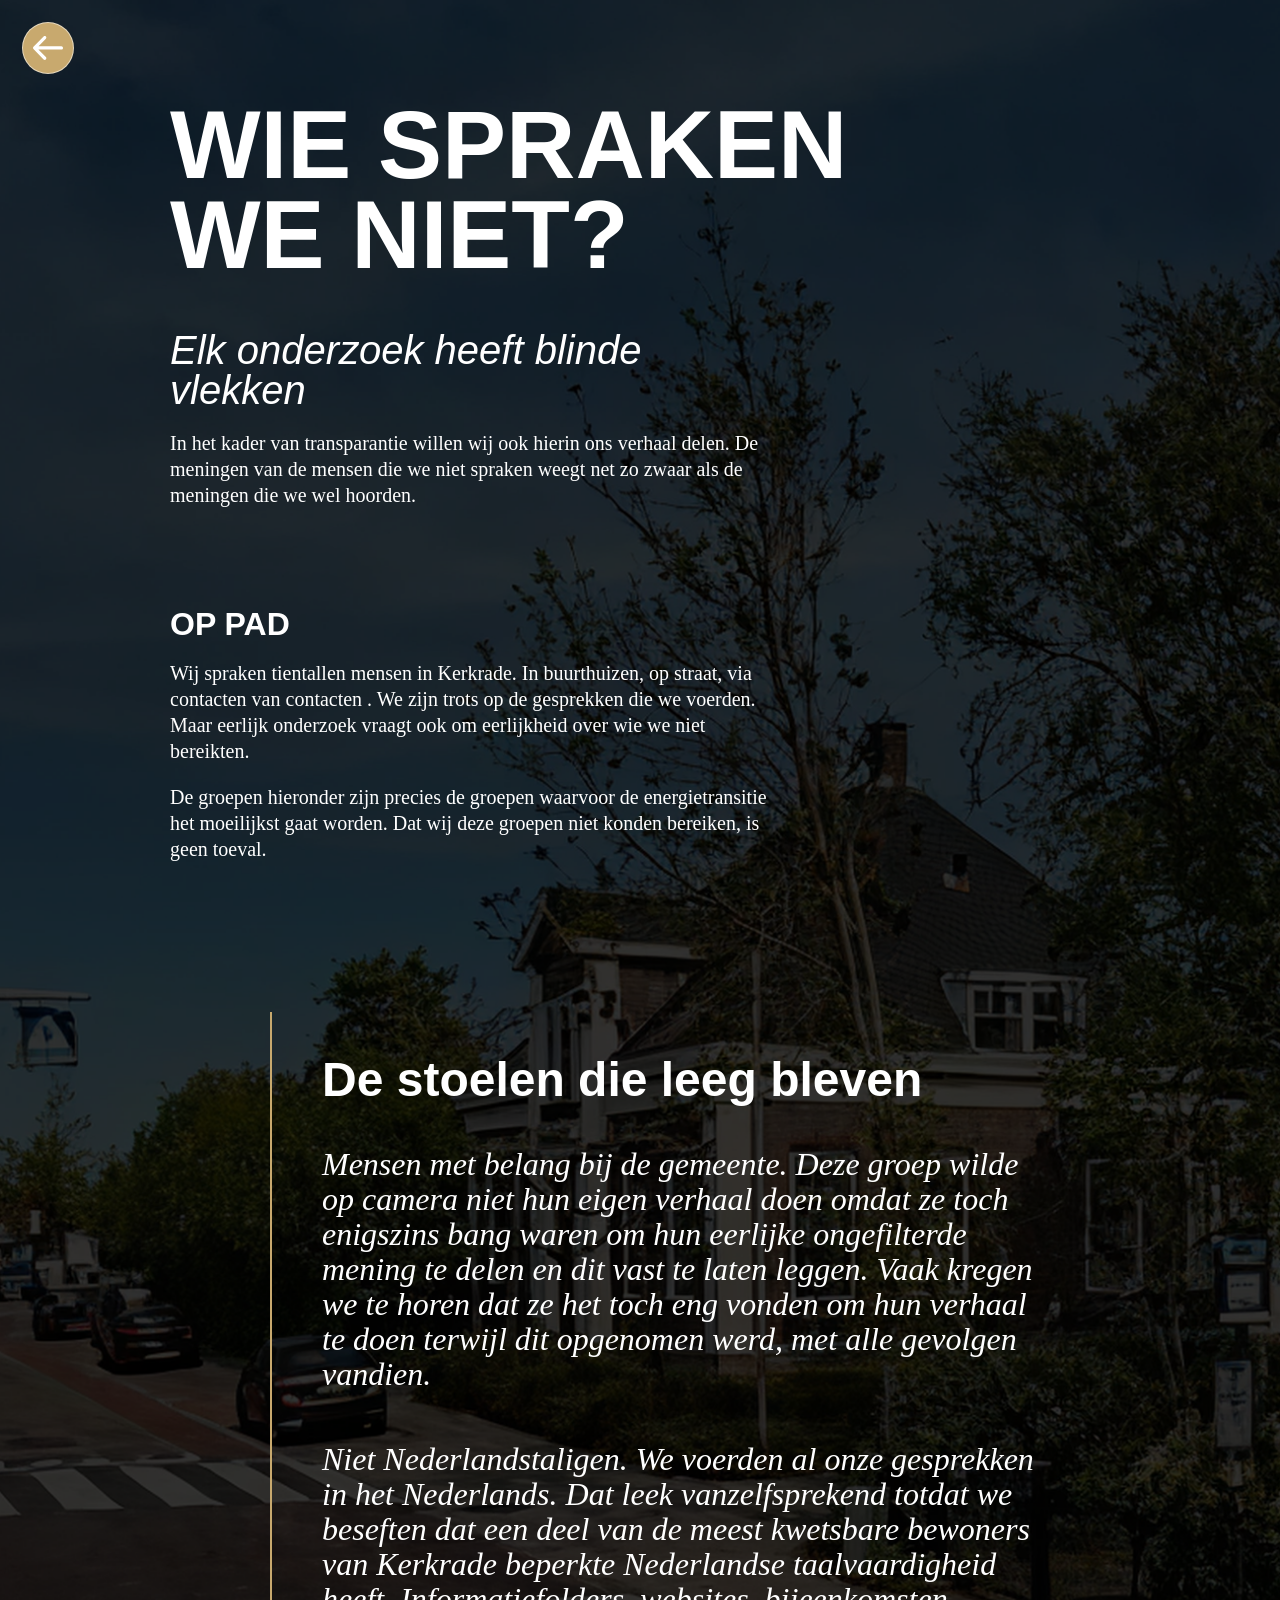
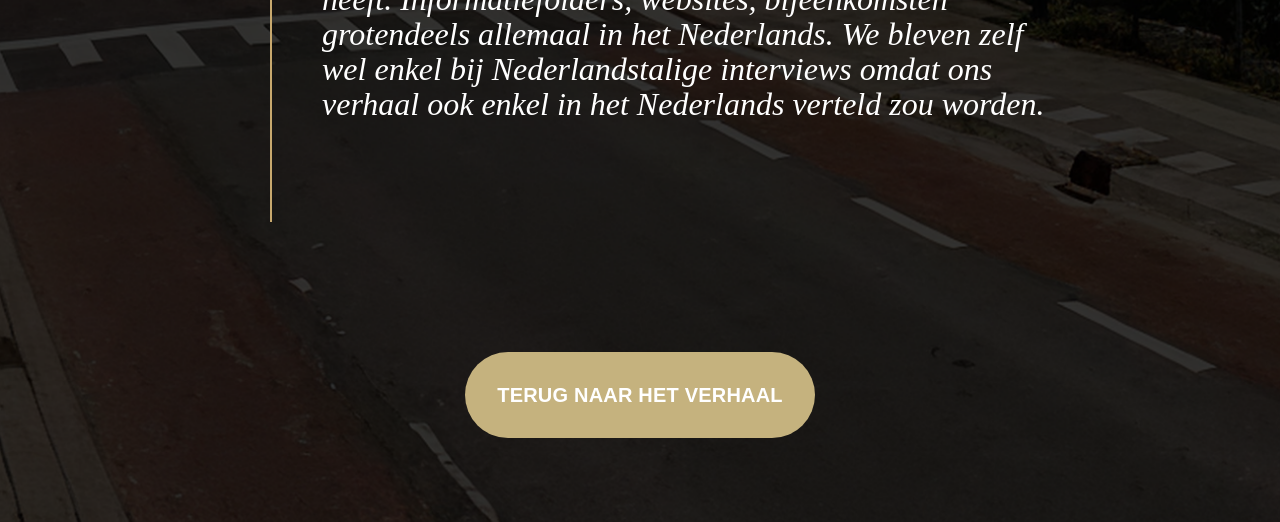
<file: sprakenniet.html>
<!DOCTYPE html>
<html lang="en">

<head>
    <meta charset="UTF-8">
    <meta name="viewport" content="width=device-width, initial-scale=1.0">
    <title>wie spraken we niet</title>
    <link rel="stylesheet" href="css/reset.css">
    <link rel="stylesheet" href="css/style.css">
</head>

<body>

    <button class="top-left-back-btn" type="button" onclick="window.history.back();" aria-label="Ga terug">
        <img src="assets/Arrow 31.svg" alt="" aria-hidden="true">
    </button>


    <div class="page sprakenniet-page">
        <h1>Wie spraken
            we niet?</h1>

        <h2>Elk onderzoek heeft blinde vlekken
        </h2>

        <p>In het kader van transparantie willen wij ook hierin ons verhaal delen. De meningen van de mensen die we niet
            spraken weegt net zo zwaar als de meningen die we wel hoorden.
        </p>

        <h3>OP PAD</h3>
        <p>Wij spraken tientallen mensen in Kerkrade. In buurthuizen, op straat, via contacten van contacten . We zijn
            trots op de gesprekken die we voerden. Maar eerlijk onderzoek vraagt ook om eerlijkheid over wie we niet
            bereikten.
        </p>
        <p>De groepen hieronder zijn precies de groepen waarvoor de energietransitie het moeilijkst gaat worden. Dat wij
            deze groepen niet konden bereiken, is geen toeval. </p>




        <p class="lined-title">De stoelen die leeg bleven</p>
        <p class="Lined-p-l" style="padding-top: 50px; margin-top: 0; padding-bottom: 0px;">
            Mensen met belang bij de gemeente. Deze groep wilde op camera niet hun eigen verhaal doen omdat ze toch
            enigszins bang waren om hun eerlijke ongefilterde mening te delen en dit vast te laten leggen. Vaak kregen
            we te horen dat ze het toch eng vonden om hun verhaal te doen terwijl dit opgenomen werd, met alle gevolgen
            vandien.</p>
        <p class="Lined-p-l" style="margin-top: 0px; padding-top: 50px;">Niet Nederlandstaligen. We voerden al onze
            gesprekken in het Nederlands. Dat leek vanzelfsprekend totdat we beseften dat een deel van de meest
            kwetsbare bewoners van Kerkrade beperkte Nederlandse taalvaardigheid heeft. Informatiefolders, websites,
            bijeenkomsten grotendeels allemaal in het Nederlands. We bleven zelf wel enkel bij Nederlandstalige
            interviews omdat ons verhaal ook enkel in het Nederlands verteld zou worden.</p>



        <div class="footer">
            <a class="footer-story-btn" href="video.html">TERUG NAAR HET VERHAAL</a>
        </div>

    </div>

    <script src="js/script.js"></script>

</body>

</html>
</file>
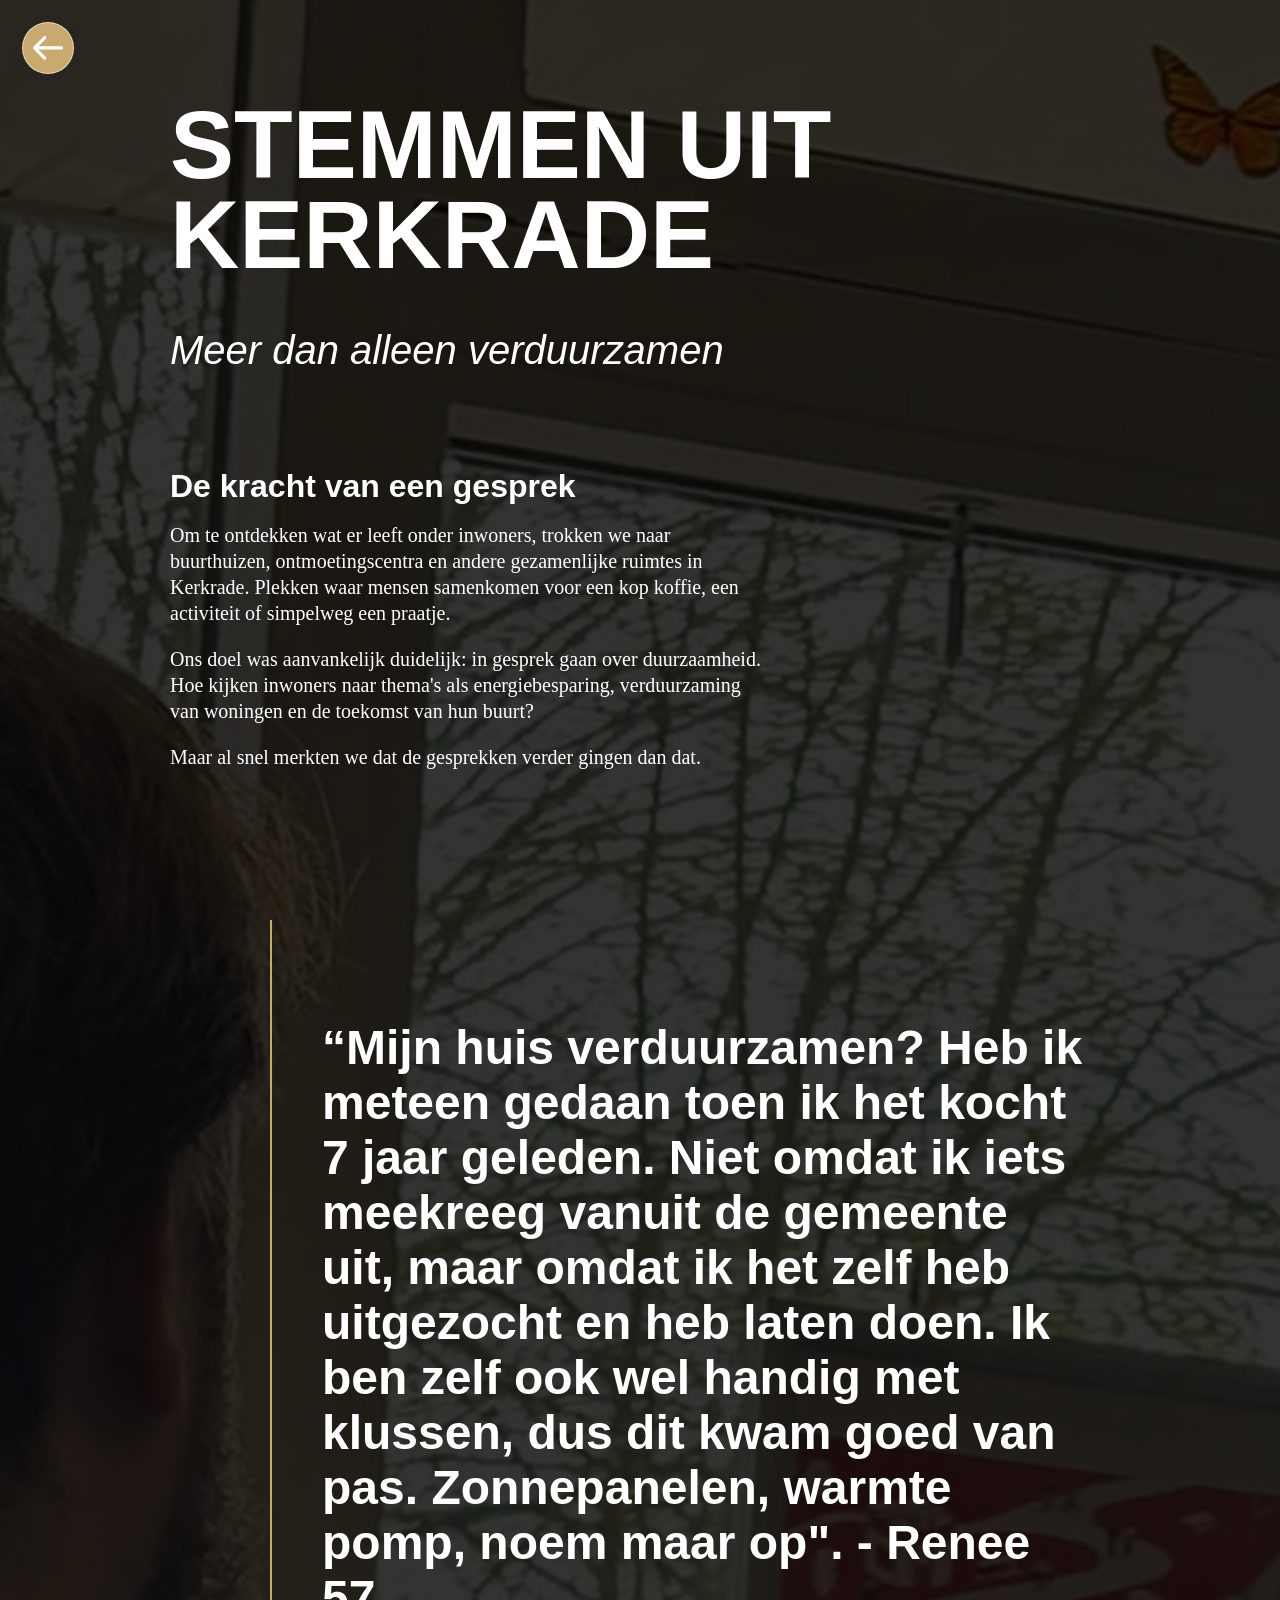
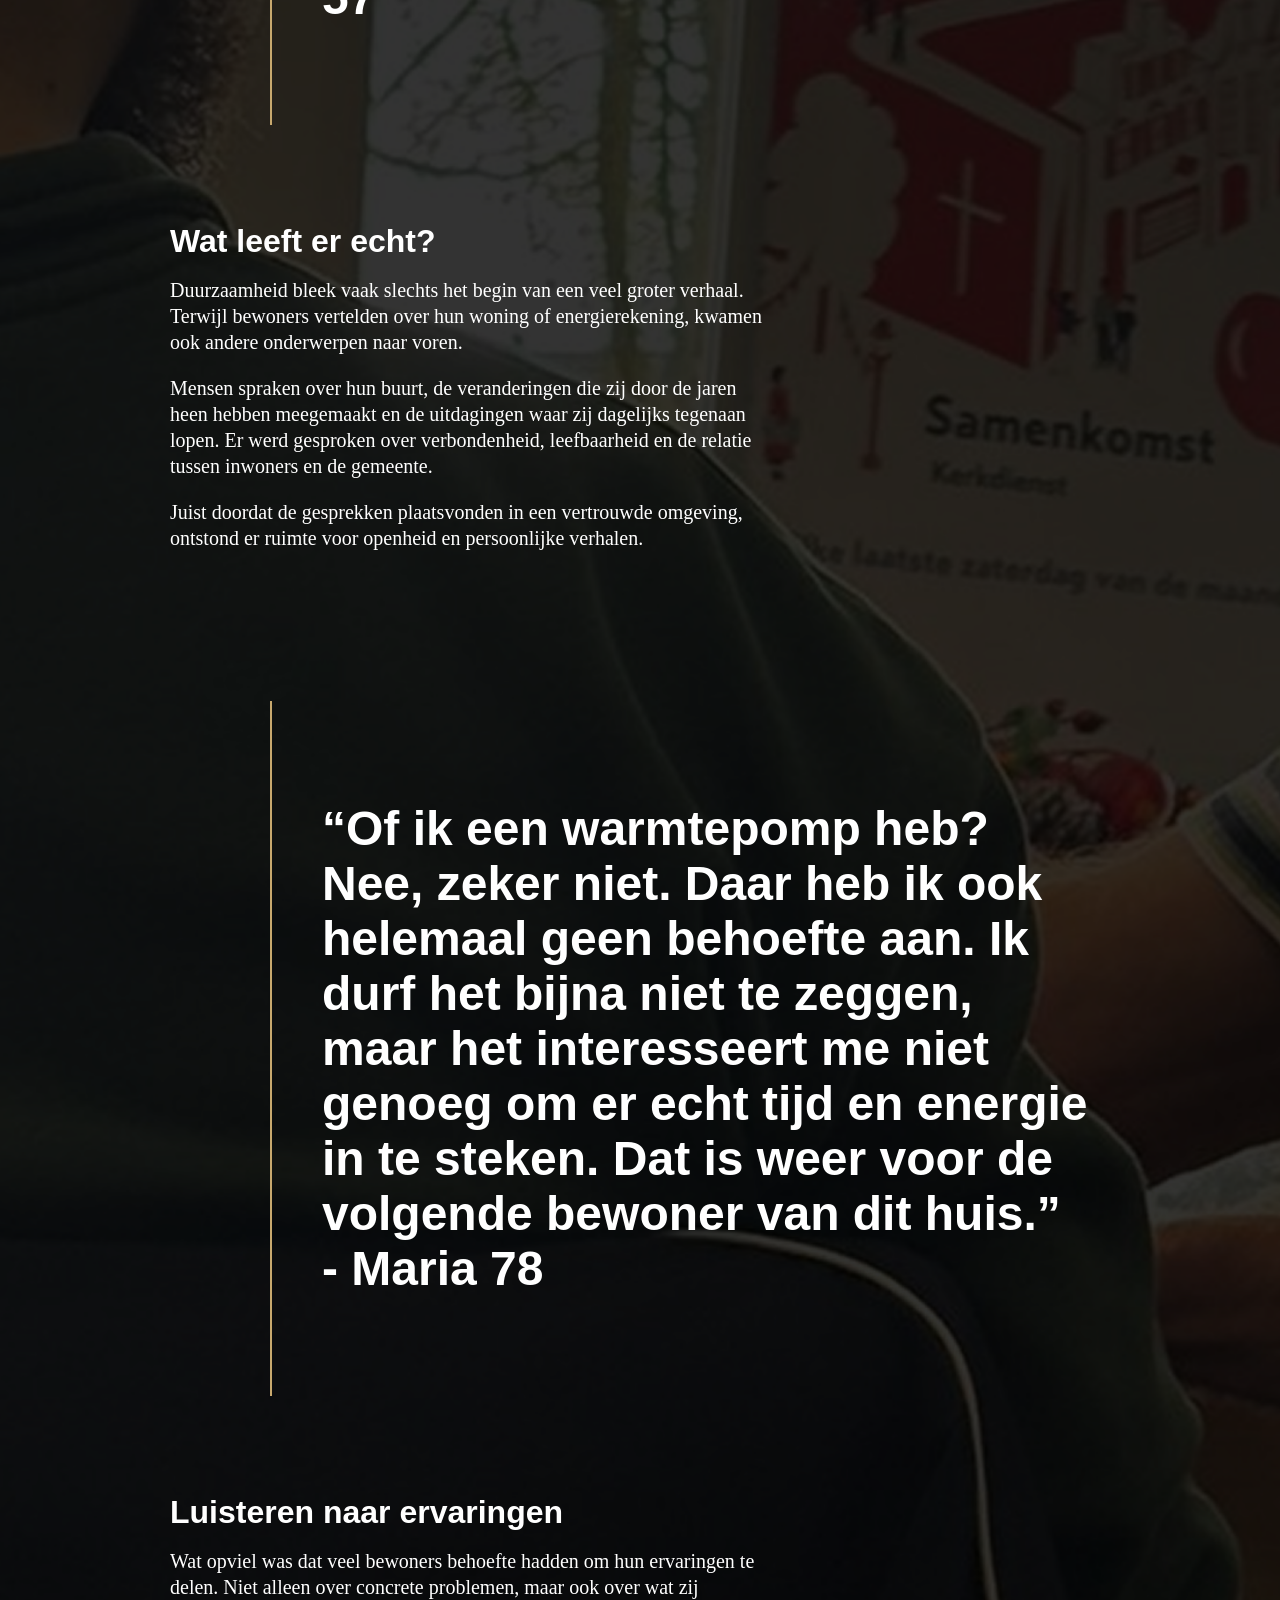
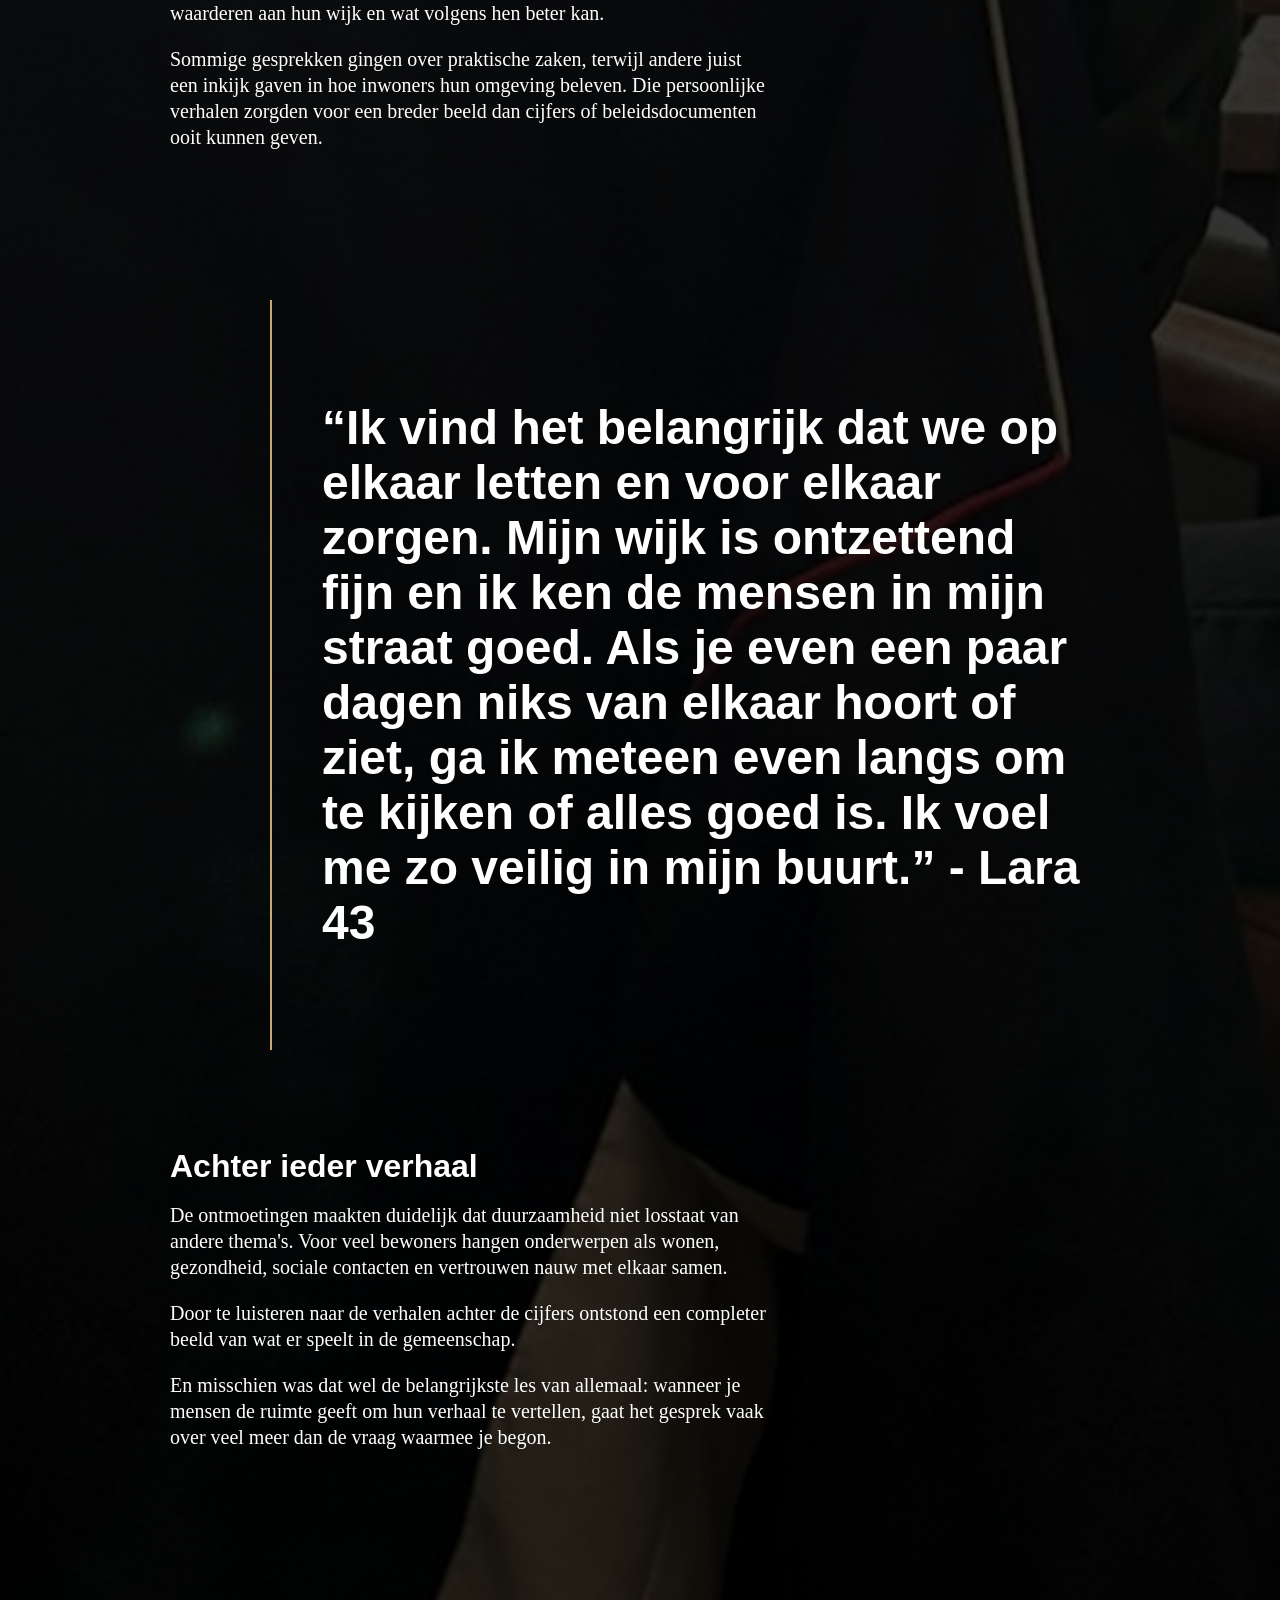
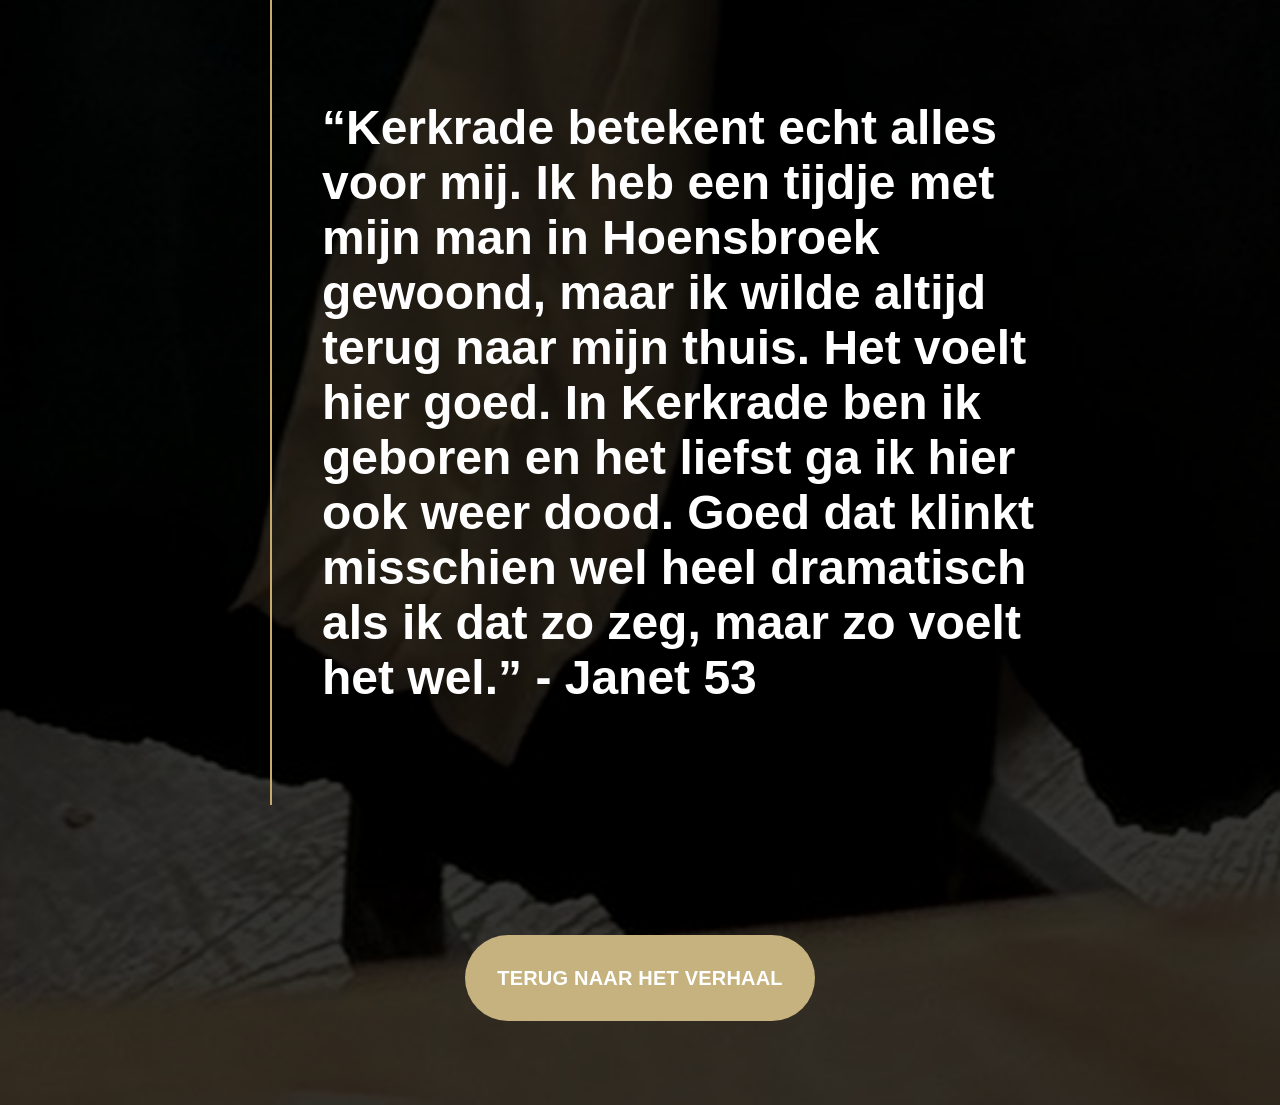
<file: stemmen.html>
<!DOCTYPE html>
<html lang="en">

<head>
    <meta charset="UTF-8">
    <meta name="viewport" content="width=device-width, initial-scale=1.0">
    <title>stemmen uit kerkrade</title>
    <link rel="stylesheet" href="css/reset.css">
    <link rel="stylesheet" href="css/style.css">
</head>

<body>

    <button class="top-left-back-btn" type="button" onclick="window.history.back();" aria-label="Ga terug">
        <img src="assets/Arrow 31.svg" alt="" aria-hidden="true">
    </button>


    <div class="page stemmen-page">
        <h1>Stemmen uit
            kerkrade</h1>

        <h2>Meer dan alleen verduurzamen</h2>

        <h3>De kracht van een gesprek</h3>
        <p>Om te ontdekken wat er leeft onder inwoners, trokken we naar buurthuizen, ontmoetingscentra en andere
            gezamenlijke ruimtes in Kerkrade. Plekken waar mensen samenkomen voor een kop koffie, een activiteit of
            simpelweg een praatje.
        </p>
        <p>Ons doel was aanvankelijk duidelijk: in gesprek gaan over duurzaamheid. Hoe kijken inwoners naar thema's als
            energiebesparing, verduurzaming van woningen en de toekomst van hun buurt?</p>
        <p>Maar al snel merkten we dat de gesprekken verder gingen dan dat.</p>



        <p class="Lined-p-l quote" style="max-width: 1000px;">“Mijn huis verduurzamen? Heb ik meteen gedaan toen ik het kocht 7 jaar geleden. Niet
            omdat ik iets meekreeg vanuit de gemeente uit, maar omdat ik het zelf heb uitgezocht en heb laten doen. Ik
            ben zelf ook wel handig met klussen, dus dit kwam goed van pas. Zonnepanelen, warmte pomp, noem maar op". -
            Renee 57

        </p>


        <h3>Wat leeft er echt?</h3>
        <p>Duurzaamheid bleek vaak slechts het begin van een veel groter verhaal. Terwijl bewoners vertelden over hun
            woning of energierekening, kwamen ook andere onderwerpen naar voren.</p>
        <p>
            Mensen spraken over hun buurt, de veranderingen die zij door de jaren heen hebben meegemaakt en de
            uitdagingen waar zij dagelijks tegenaan lopen. Er werd gesproken over verbondenheid, leefbaarheid en de
            relatie tussen inwoners en de gemeente.
        </p>
        <p>
            Juist doordat de gesprekken plaatsvonden in een vertrouwde omgeving, ontstond er ruimte voor openheid en
            persoonlijke verhalen.
        </p>

        <p class="Lined-p-l quote"  style="max-width: 1000px;">“Of ik een warmtepomp heb? Nee, zeker niet. Daar heb ik ook helemaal geen behoefte
            aan. Ik durf het bijna niet te zeggen, maar het interesseert me niet genoeg om er echt tijd en energie in te
            steken. Dat is weer voor de volgende bewoner van dit huis.” - Maria 78

        </p>

        <h3>Luisteren naar ervaringen</h3>
        <p>Wat opviel was dat veel bewoners behoefte hadden om hun ervaringen te delen. Niet alleen over concrete
            problemen, maar ook over wat zij waarderen aan hun wijk en wat volgens hen beter kan.</p>
        <p>Sommige gesprekken gingen over praktische zaken, terwijl andere juist een inkijk gaven in hoe inwoners hun
            omgeving beleven. Die persoonlijke verhalen zorgden voor een breder beeld dan cijfers of beleidsdocumenten
            ooit kunnen geven.</p>

        <p class="Lined-p-l quote"  style="max-width: 1000px;">“Ik vind het belangrijk dat we op elkaar letten en voor elkaar zorgen. Mijn wijk is
            ontzettend fijn en ik ken de mensen in mijn straat goed. Als je even een paar dagen niks van elkaar hoort of
            ziet, ga ik meteen even langs om te kijken of alles goed is. Ik voel me zo veilig in mijn buurt.” - Lara 43

        </p>

        <h3>Achter ieder verhaal </h3>
        <p>De ontmoetingen maakten duidelijk dat duurzaamheid niet losstaat van andere thema's. Voor veel bewoners
            hangen onderwerpen als wonen, gezondheid, sociale contacten en vertrouwen nauw met elkaar samen.
        </p>
        <p>
            Door te luisteren naar de verhalen achter de cijfers ontstond een completer beeld van wat er speelt in de
            gemeenschap.
        </p>

        <p>
            En misschien was dat wel de belangrijkste les van allemaal: wanneer je mensen de ruimte geeft om hun verhaal
            te vertellen, gaat het gesprek vaak over veel meer dan de vraag waarmee je begon.
        </p>


        <p class="Lined-p-l quote"  style="max-width: 1000px;">“Kerkrade betekent echt alles voor mij. Ik heb een tijdje met mijn man in Hoensbroek
            gewoond, maar ik wilde altijd terug naar mijn thuis. Het voelt hier goed. In Kerkrade ben ik geboren en het
            liefst ga ik hier ook weer dood. Goed dat klinkt misschien wel heel dramatisch als ik dat zo zeg, maar zo
            voelt het wel.” - Janet 53
        </p>


        <div class="footer">
            <a class="footer-story-btn" href="video.html">TERUG NAAR HET VERHAAL</a>
        </div>

    </div>

    <script src="js/script.js"></script>

</body>

</html>
</file>
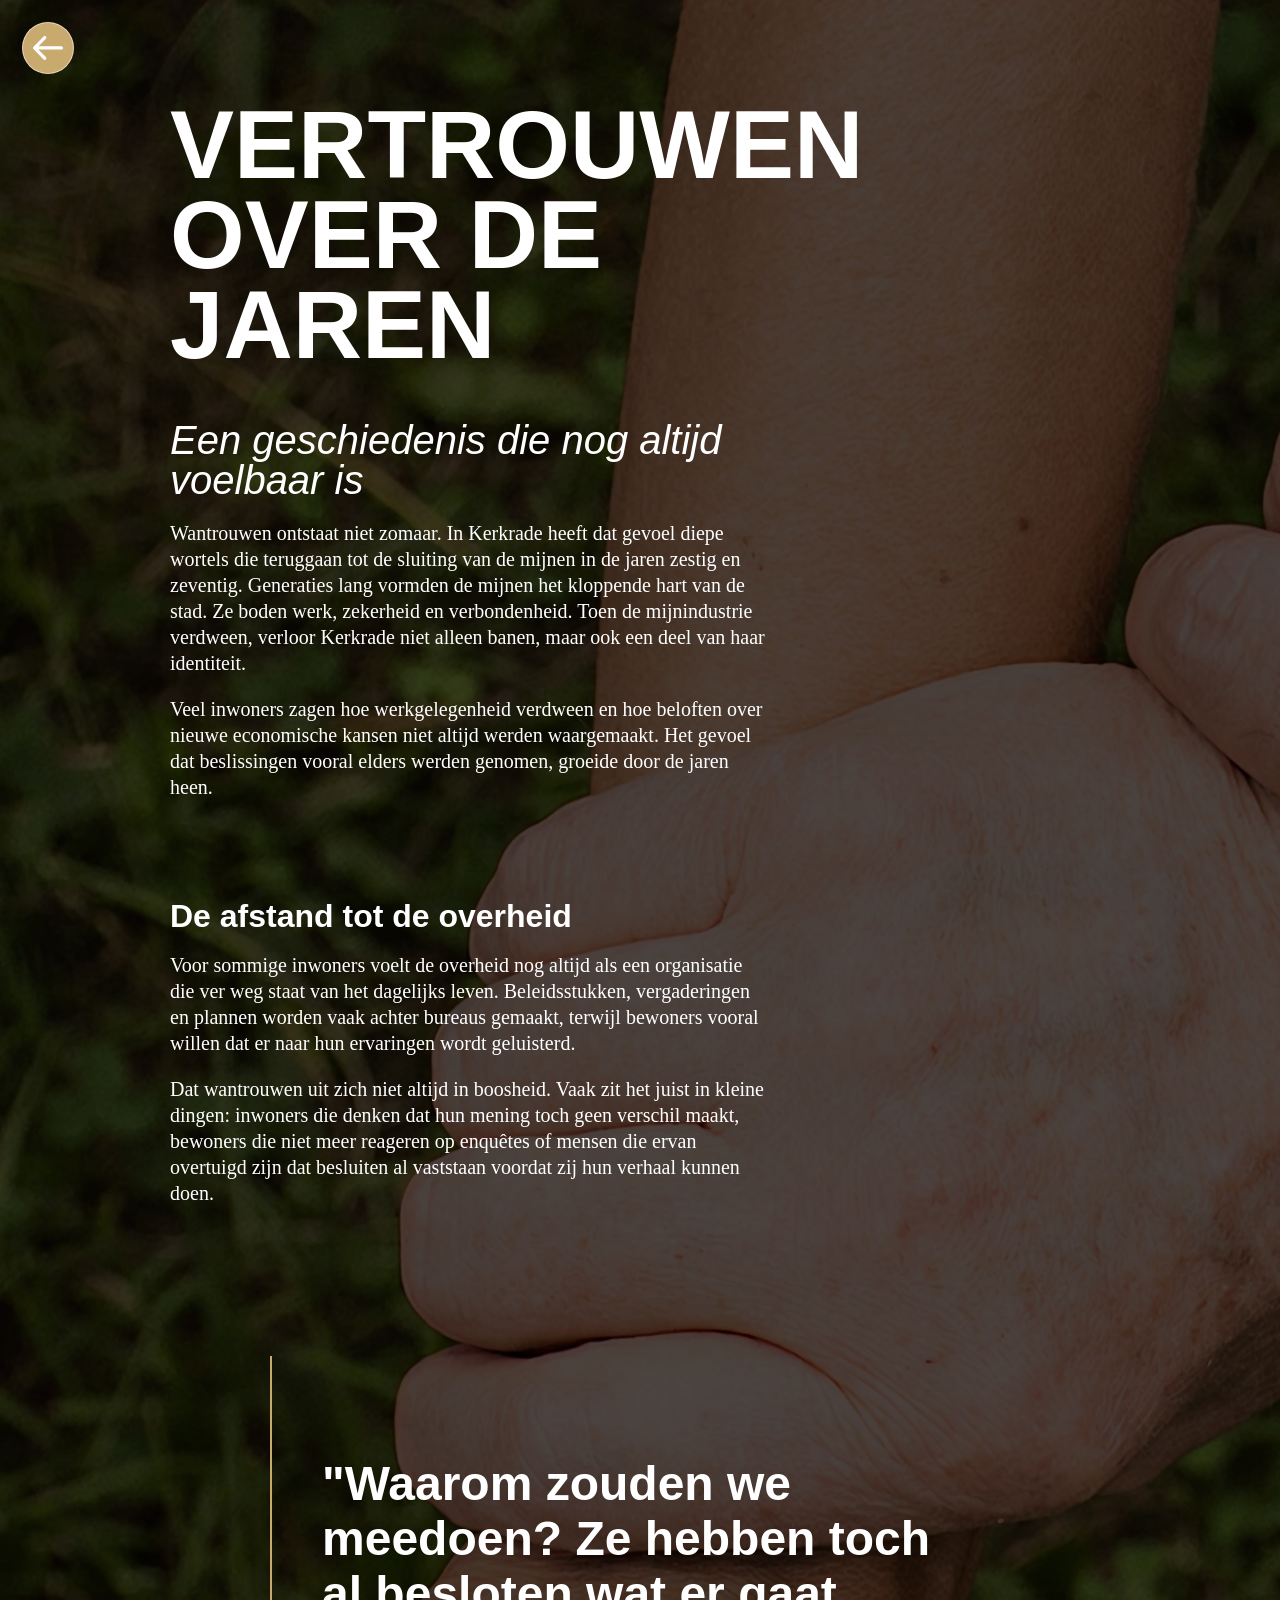
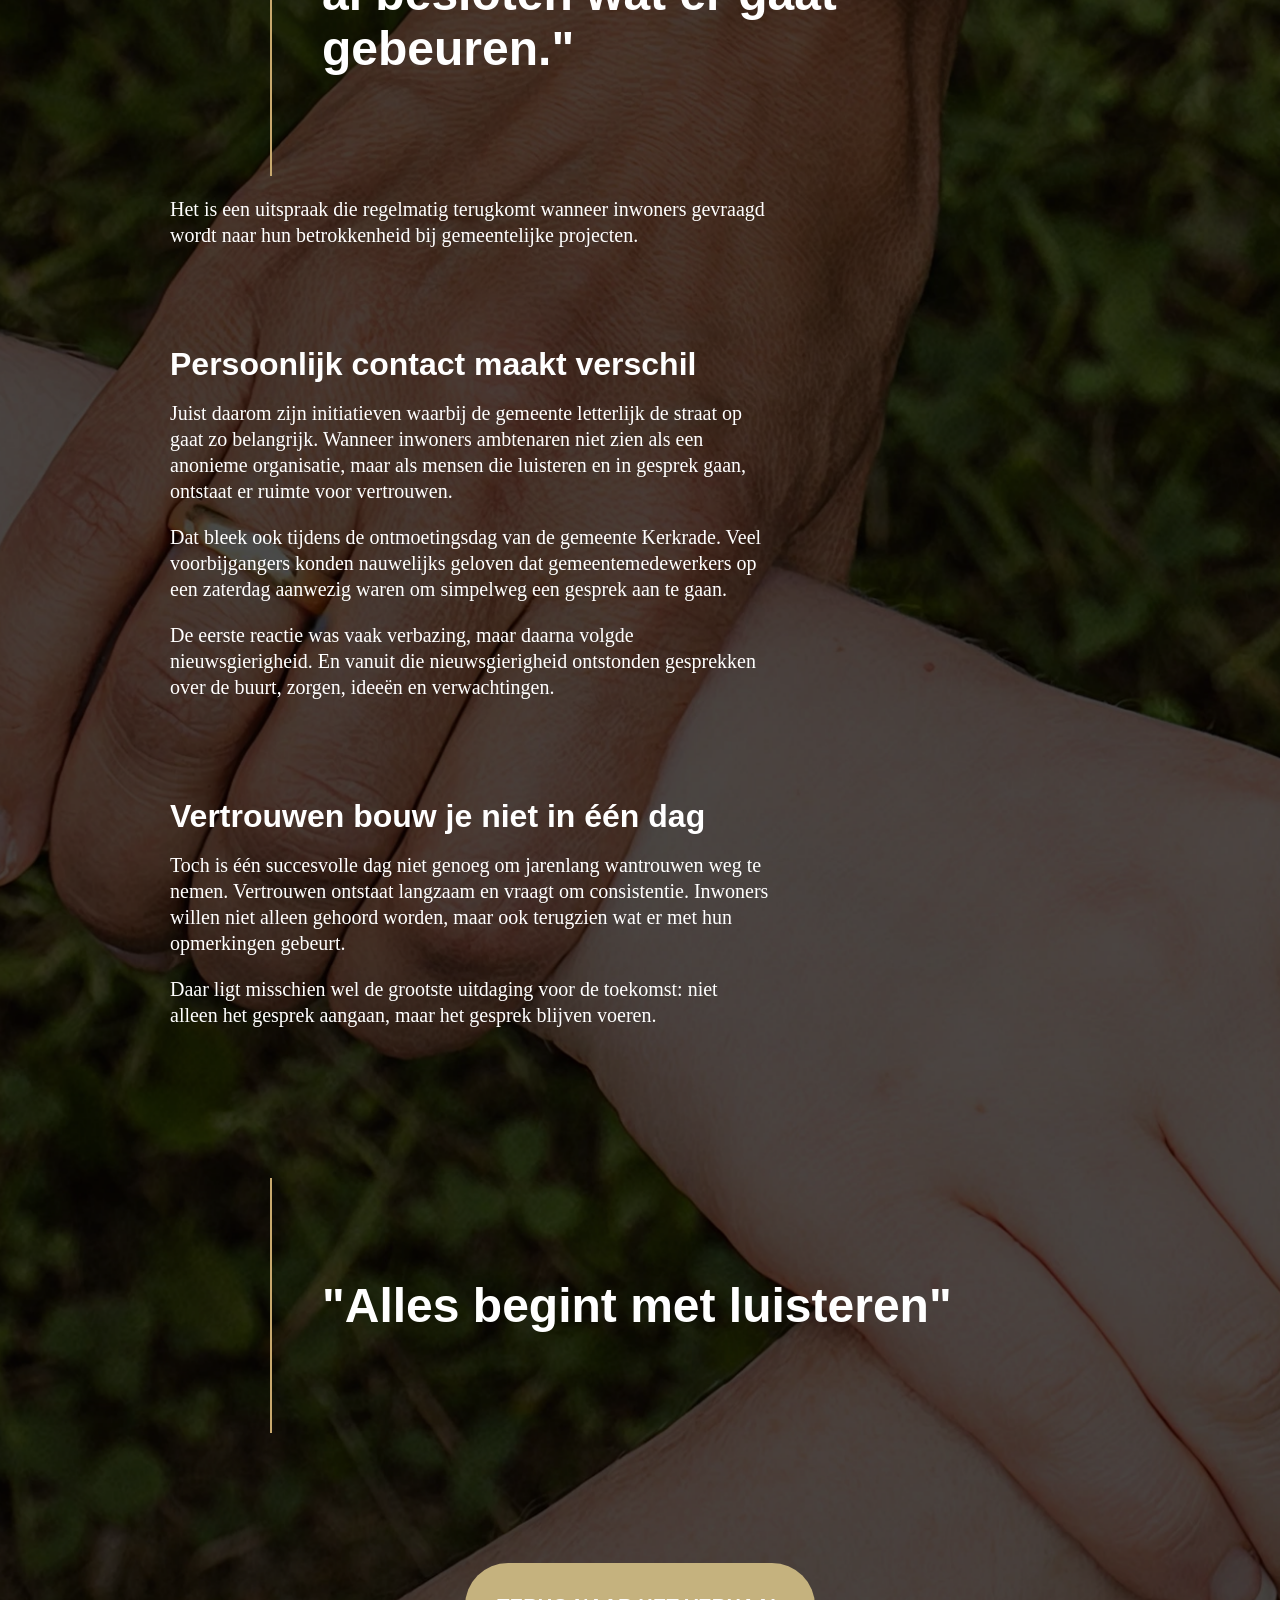
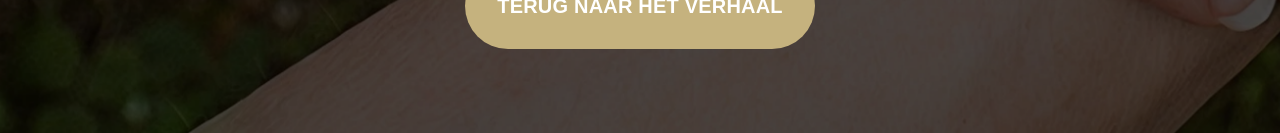
<file: vertrouwen.html>
<!DOCTYPE html>
<html lang="en">

<head>
    <meta charset="UTF-8">
    <meta name="viewport" content="width=device-width, initial-scale=1.0">
    <title>vertrouwen</title>
    <link rel="stylesheet" href="css/reset.css">
    <link rel="stylesheet" href="css/style.css">
</head>

<body>

    <button class="top-left-back-btn" type="button" onclick="window.history.back();" aria-label="Ga terug">
        <img src="assets/Arrow 31.svg" alt="" aria-hidden="true">
    </button>

    
    <div class="page vertrouwen-page">
        <h1>Vertrouwen over
            de jaren</h1>

        <h2>Een geschiedenis die nog altijd voelbaar is</h2>

        <p>Wantrouwen ontstaat niet zomaar. In Kerkrade heeft dat gevoel diepe wortels die teruggaan tot de sluiting van
            de mijnen in de jaren zestig en zeventig. Generaties lang vormden de mijnen het kloppende hart van de stad.
            Ze boden werk, zekerheid en verbondenheid. Toen de mijnindustrie verdween, verloor Kerkrade niet alleen
            banen, maar ook een deel van haar identiteit.
        </p>
        <p>Veel inwoners zagen hoe werkgelegenheid verdween en hoe beloften over nieuwe economische kansen niet altijd
            werden waargemaakt. Het gevoel dat beslissingen vooral elders werden genomen, groeide door de jaren heen.
        </p>

        <h3>De afstand tot de overheid</h3>
        <p>Voor sommige inwoners voelt de overheid nog altijd als een organisatie die ver weg staat van het dagelijks
            leven. Beleidsstukken, vergaderingen en plannen worden vaak achter bureaus gemaakt, terwijl bewoners vooral
            willen dat er naar hun ervaringen wordt geluisterd.
        </p>
        <p>
            Dat wantrouwen uit zich niet altijd in boosheid. Vaak zit het juist in kleine dingen: inwoners die denken
            dat hun mening toch geen verschil maakt, bewoners die niet meer reageren op enquêtes of mensen die ervan
            overtuigd zijn dat besluiten al vaststaan voordat zij hun verhaal kunnen doen.</p>


        <p class="Lined-p-l quote">"Waarom zouden we meedoen? Ze hebben toch al besloten wat er gaat gebeuren."

        </p>


        <p>Het is een uitspraak die regelmatig terugkomt wanneer inwoners gevraagd wordt naar hun betrokkenheid bij
            gemeentelijke projecten.</p>

        <h3>Persoonlijk contact maakt verschil</h3>
        <p>Juist daarom zijn initiatieven waarbij de gemeente letterlijk de straat op gaat zo belangrijk. Wanneer
            inwoners ambtenaren niet zien als een anonieme organisatie, maar als mensen die luisteren en in gesprek
            gaan, ontstaat er ruimte voor vertrouwen.</p>
        <p>Dat bleek ook tijdens de ontmoetingsdag van de gemeente Kerkrade. Veel voorbijgangers konden nauwelijks
            geloven dat gemeentemedewerkers op een zaterdag aanwezig waren om simpelweg een gesprek aan te gaan.</p>
        <p>De eerste reactie was vaak verbazing, maar daarna volgde nieuwsgierigheid. En vanuit die nieuwsgierigheid
            ontstonden gesprekken over de buurt, zorgen, ideeën en verwachtingen.</p>

        <h3>Vertrouwen bouw je niet in één dag</h3>
        <p>Toch is één succesvolle dag niet genoeg om jarenlang wantrouwen weg te nemen. Vertrouwen ontstaat langzaam en
            vraagt om consistentie. Inwoners willen niet alleen gehoord worden, maar ook terugzien wat er met hun
            opmerkingen gebeurt.
        </p>
        <p>Daar ligt misschien wel de grootste uitdaging voor de toekomst: niet alleen het gesprek aangaan, maar het
            gesprek blijven voeren.</p>

        <p class="Lined-p-l quote">"Alles begint met luisteren"

        </p>

        <div class="footer">
            <a class="footer-story-btn" href="video.html">TERUG NAAR HET VERHAAL</a>
        </div>

    </div>

    <script src="js/script.js"></script>

</body>

</html>
</file>
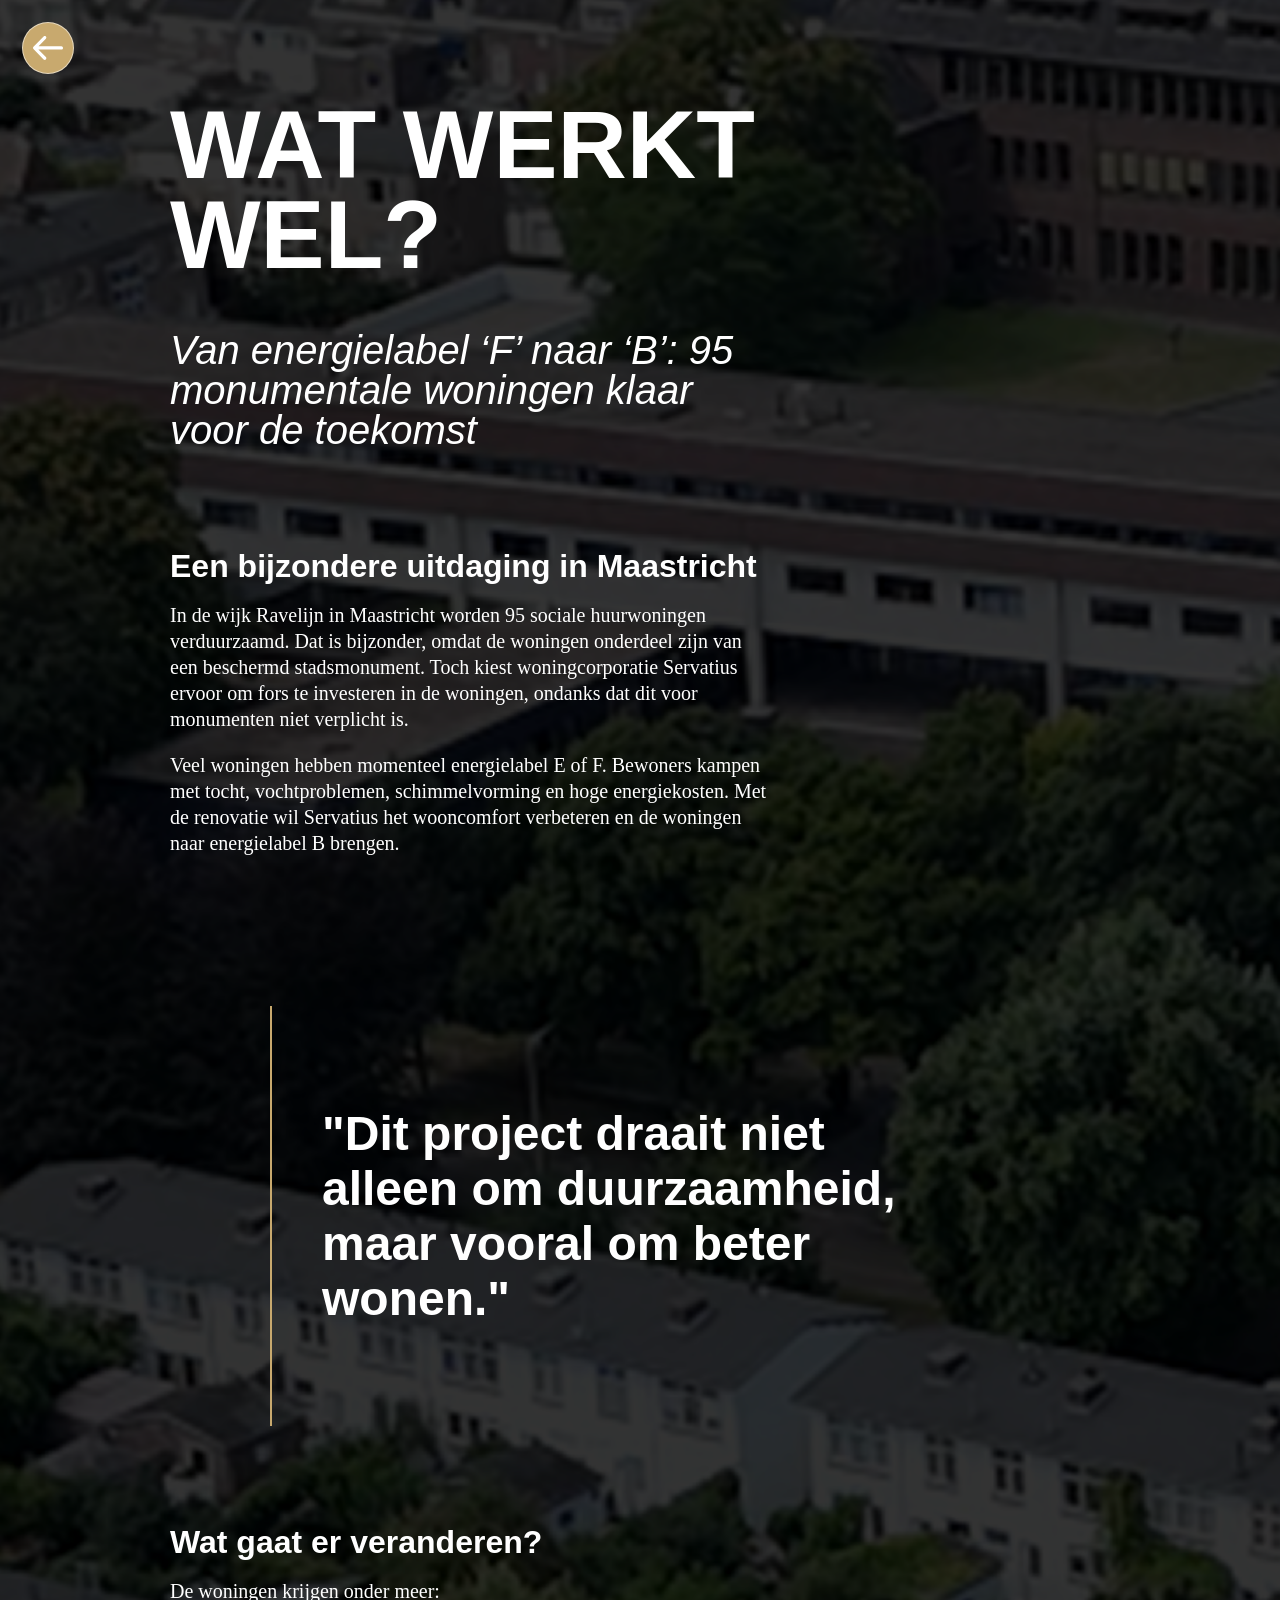
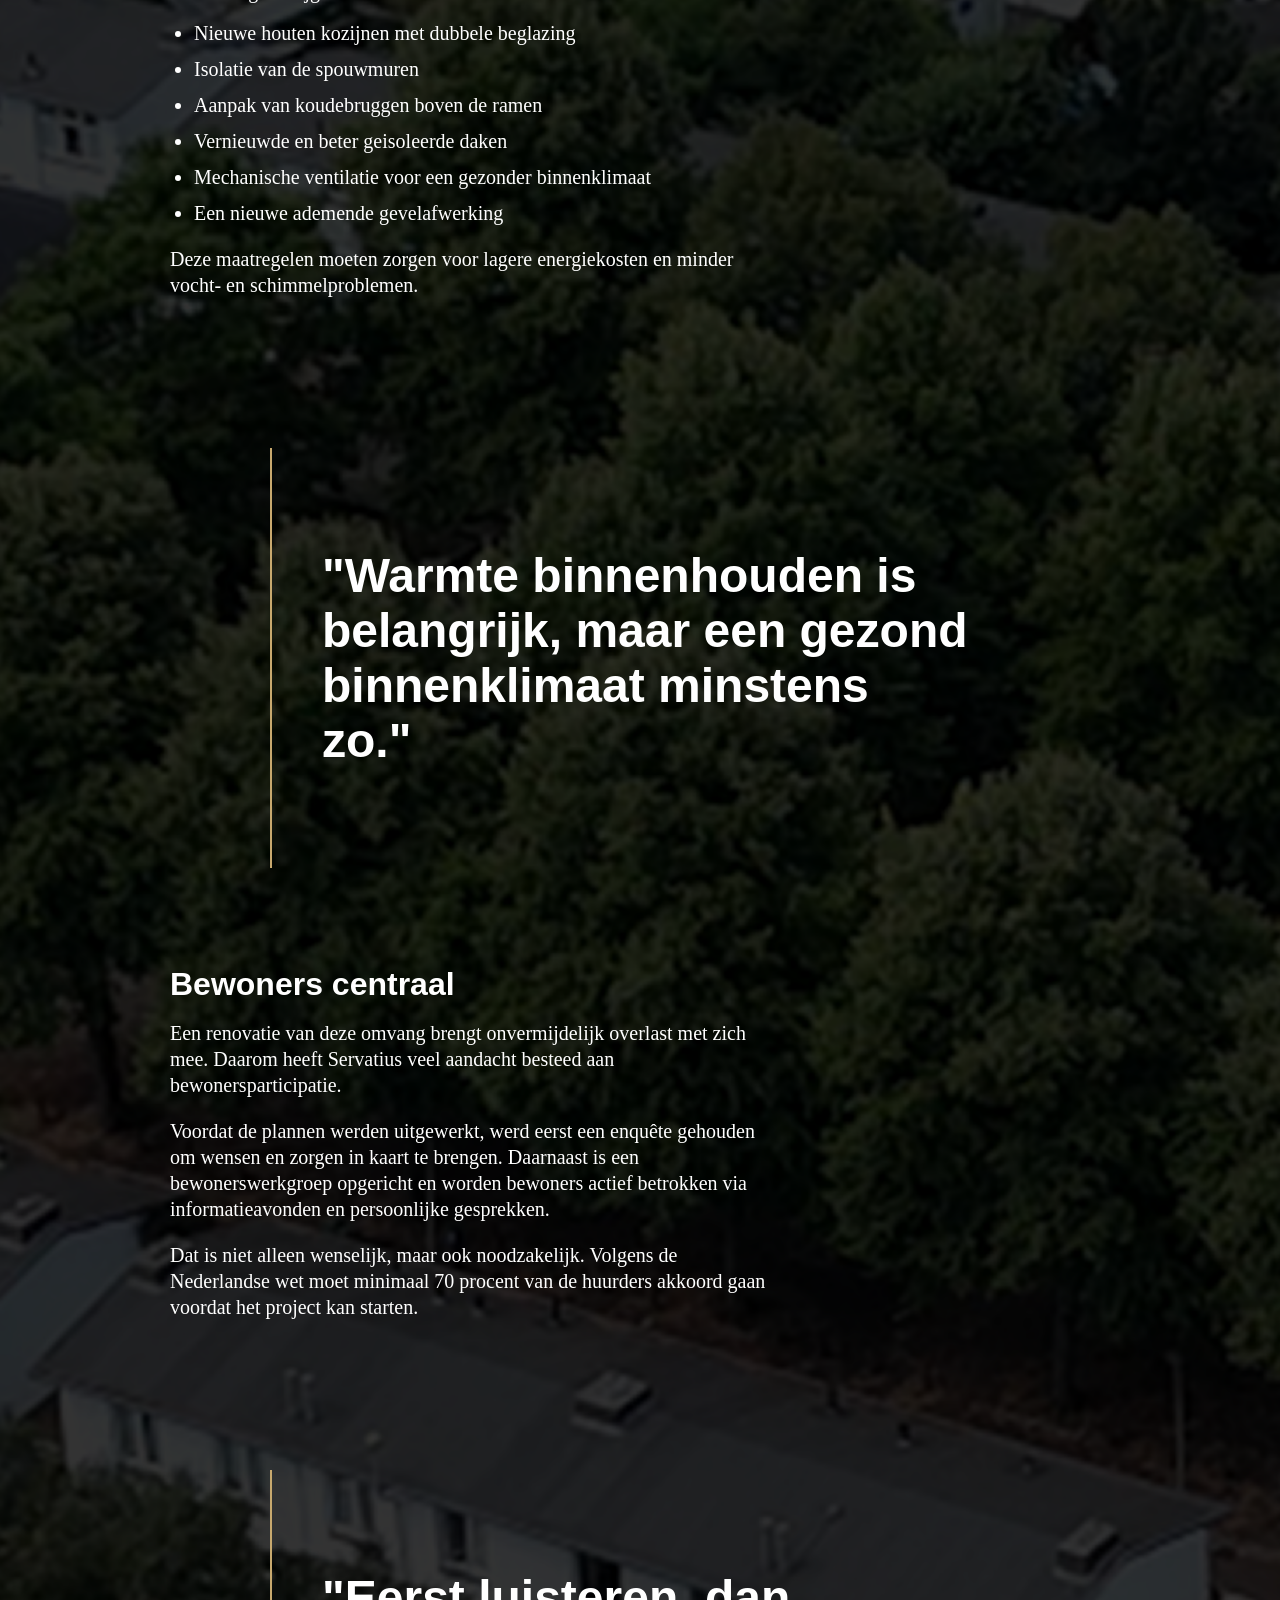
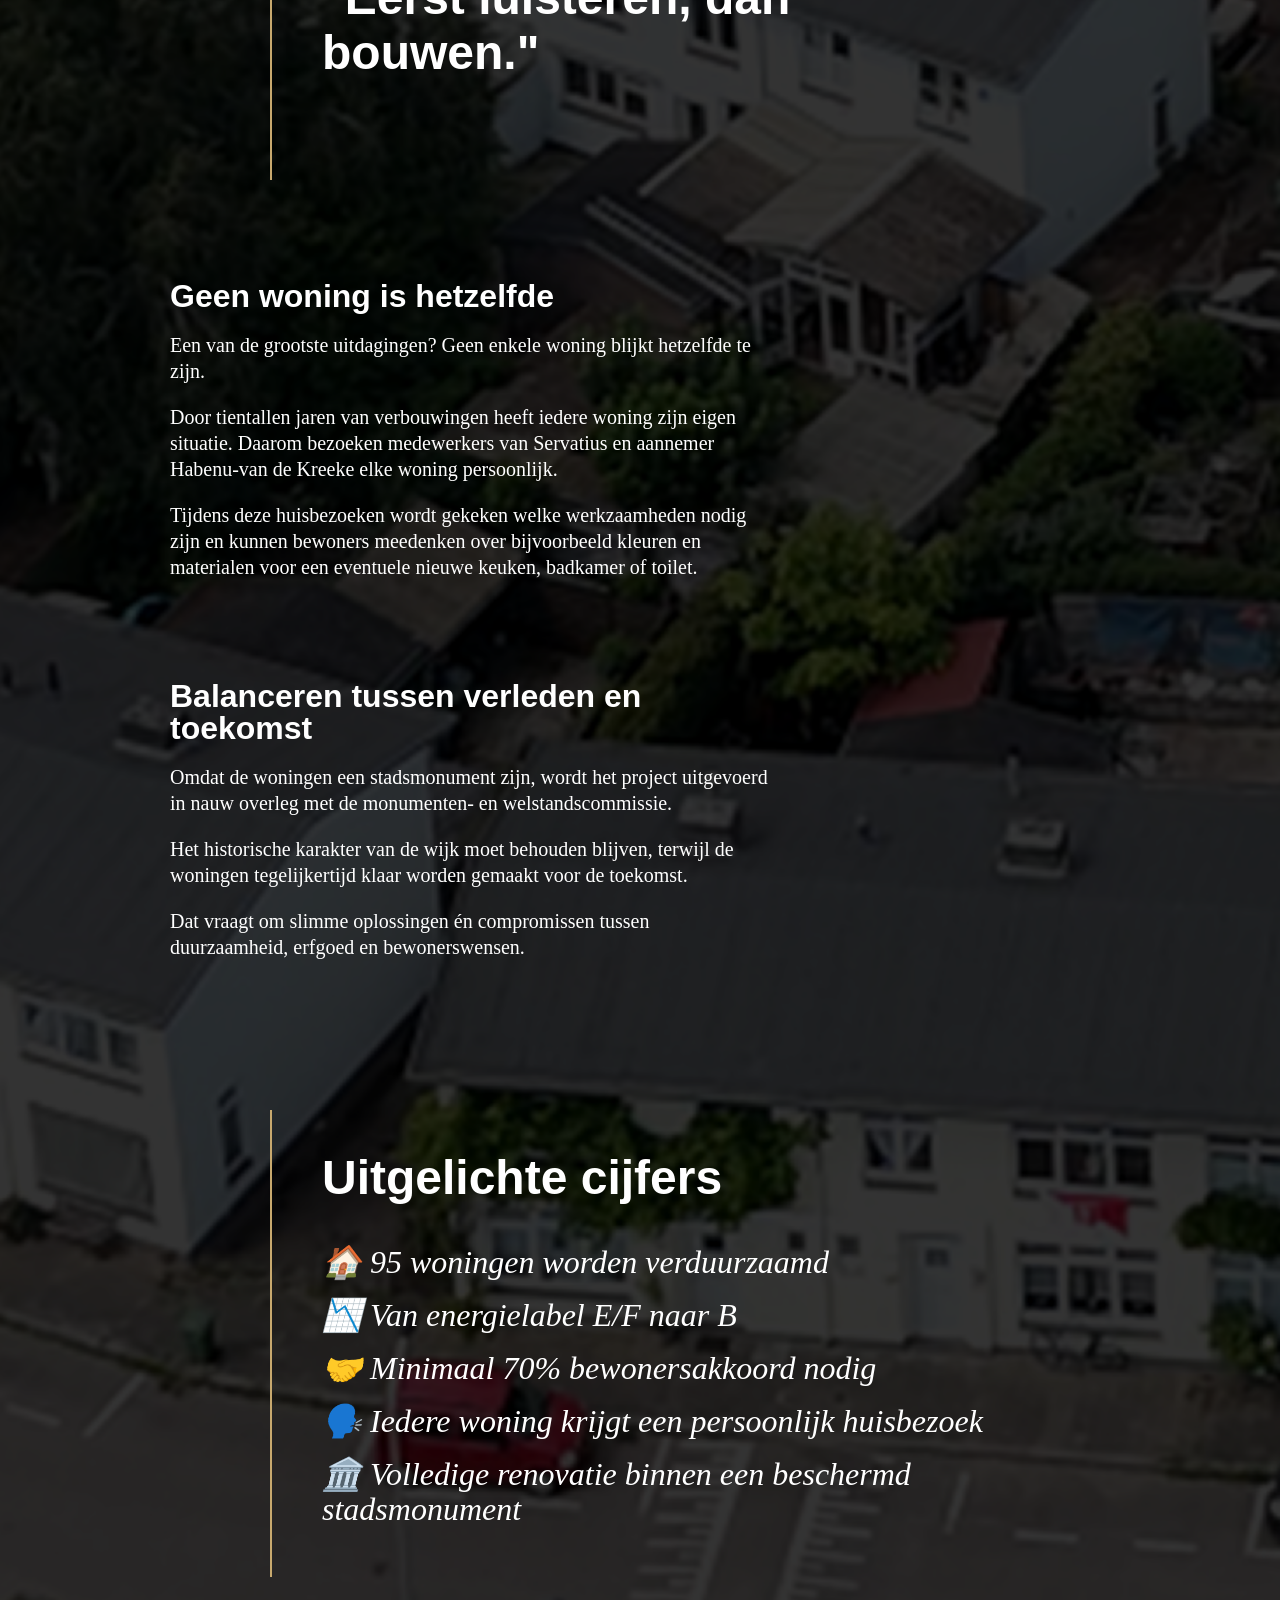
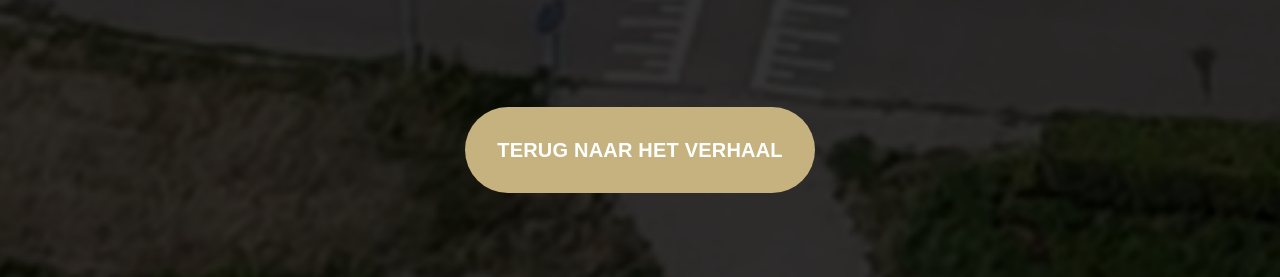
<file: werkt.html>
<!DOCTYPE html>
<html lang="en">

<head>
    <meta charset="UTF-8">
    <meta name="viewport" content="width=device-width, initial-scale=1.0">
    <title>Wat werkt wel?</title>
    <link rel="stylesheet" href="css/reset.css">
    <link rel="stylesheet" href="css/style.css">
</head>

<body>

    <button class="top-left-back-btn" type="button" onclick="window.history.back();" aria-label="Ga terug">
        <img src="assets/Arrow 31.svg" alt="" aria-hidden="true">
    </button>
   
    <div class="page werkt-page">
        <h1>Wat werkt
            wel?</h1>

        <h2>Van energielabel ‘F’ naar ‘B’:
            95 monumentale woningen klaar voor
            de toekomst</h2>

        <h3>Een bijzondere uitdaging in Maastricht</h3>
        <p>In de wijk Ravelijn in Maastricht worden 95 sociale huurwoningen verduurzaamd. Dat is bijzonder, omdat de
            woningen onderdeel zijn van een beschermd stadsmonument. Toch kiest woningcorporatie Servatius ervoor om
            fors te investeren in de woningen, ondanks dat dit voor monumenten niet verplicht is.
        </p>
        <p>Veel woningen hebben momenteel energielabel E of F. Bewoners kampen met tocht, vochtproblemen,
            schimmelvorming en hoge energiekosten. Met de renovatie wil Servatius het wooncomfort verbeteren en de
            woningen naar energielabel B brengen.</p>

        <p class="Lined-p-l quote">"Dit project draait niet alleen om duurzaamheid, maar vooral om beter wonen."

        </p>

        <h3>Wat gaat er veranderen?</h3>
        <p>De woningen krijgen onder meer:</p>
        <ul class="content-list">
            <li>Nieuwe houten kozijnen met dubbele beglazing</li>
            <li>Isolatie van de spouwmuren</li>
            <li>Aanpak van koudebruggen boven de ramen</li>
            <li>Vernieuwde en beter geisoleerde daken</li>
            <li>Mechanische ventilatie voor een gezonder binnenklimaat</li>
            <li>Een nieuwe ademende gevelafwerking</li>
        </ul>
        <p>Deze maatregelen moeten zorgen voor lagere energiekosten en minder vocht- en schimmelproblemen.</p>

        <p class="Lined-p-l quote">"Warmte binnenhouden is belangrijk, maar een gezond binnenklimaat minstens zo."

        </p>


        <h3>Bewoners centraal</h3>
        <p>Een renovatie van deze omvang brengt onvermijdelijk overlast met zich mee. Daarom heeft Servatius veel
            aandacht besteed aan bewonersparticipatie.</p>
        <p>Voordat de plannen werden uitgewerkt, werd eerst een enquête gehouden om wensen en zorgen in kaart te
            brengen. Daarnaast is een bewonerswerkgroep opgericht en worden bewoners actief betrokken via
            informatieavonden en persoonlijke gesprekken.</p>
        <p>Dat is niet alleen wenselijk, maar ook noodzakelijk. Volgens de Nederlandse wet moet minimaal 70 procent van
            de huurders akkoord gaan voordat het project kan starten.</p>

        <p class="Lined-p-l quote">"Eerst luisteren, dan bouwen."

        </p>

        <h3>Geen woning is hetzelfde</h3>
        <p>Een van de grootste uitdagingen? Geen enkele woning blijkt hetzelfde te zijn.</p>
        <p>Door tientallen jaren van verbouwingen heeft iedere woning zijn eigen situatie. Daarom bezoeken medewerkers
            van Servatius en aannemer Habenu-van de Kreeke elke woning persoonlijk.</p>
        <p>
            Tijdens deze huisbezoeken wordt gekeken welke werkzaamheden nodig zijn en kunnen bewoners meedenken over
            bijvoorbeeld kleuren en materialen voor een eventuele nieuwe keuken, badkamer of toilet.</p>

        <h3>Balanceren tussen verleden en toekomst</h3>
        <p>Omdat de woningen een stadsmonument zijn, wordt het project uitgevoerd in nauw overleg met de monumenten- en
            welstandscommissie.</p>
        <p>Het historische karakter van de wijk moet behouden blijven, terwijl de woningen tegelijkertijd klaar worden
            gemaakt voor de toekomst.</p>
        <p>Dat vraagt om slimme oplossingen én compromissen tussen duurzaamheid, erfgoed en bewonerswensen.</p>


        <p class="lined-title">Uitgelichte cijfers</p>
        <ul class="Lined-p-l stats-list" style="padding-top: 50px; margin-top: 0; padding-bottom: 50px;">
            <li>🏠 95 woningen worden verduurzaamd</li>
            <li>📉 Van energielabel E/F naar B</li>
            <li>🤝 Minimaal 70% bewonersakkoord nodig</li>
            <li>🗣️ Iedere woning krijgt een persoonlijk huisbezoek</li>
            <li>🏛️ Volledige renovatie binnen een beschermd stadsmonument</li>
        </ul>


        <div class="footer">
            <a class="footer-story-btn" href="video.html">TERUG NAAR HET VERHAAL</a>
        </div>

    </div>

    <script src="js/script.js"></script>

</body>

</html>
</file>
<file: css/style.css>
* {
      margin: 0;
      padding: 0;
      box-sizing: border-box;
    }

    html,
    body {
      width: 100%;
      height: 100%;
      
      font-family: 'Helvetica Neue', Helvetica, Arial, sans-serif
    }

    .noisy {
  background-image: url([data-uri]);

}

.cover {
  position: fixed;
  top: 0;
  left: 0;
  width: 100%;
  height: 100%;
  pointer-events: none;
  z-index: 30;
}

    .top-left-back-btn {
      position: fixed;
      top: 22px;
      left: 22px;
      width: 52px;
      height: 52px;
      border-radius: 999px;
      border: 1px solid rgba(255, 255, 255, 0.55);
      background: #C8A96E;
      color: #fff;
      font-size: 28px;
      line-height: 1;
      display: flex;
      align-items: center;
      justify-content: center;
      cursor: pointer;
      z-index: 120;
      transition: background-color 0.2s ease, transform 0.2s ease, border-color 0.2s ease;
    }

    .top-left-back-btn img {
      width: 30px;
      height: 30px;
      display: block;
      object-fit: contain;
    }

    .top-left-back-btn:hover {
      background: rgba(0, 0, 0, 0.78);
      border-color: rgba(255, 255, 255, 0.85);
      transform: translateX(-2px);
    }

    .top-left-back-btn:focus-visible {
      outline: 2px solid #fff;
      outline-offset: 2px;
    }

    .scene {
      position: relative;
      width: 100vw;
      height: 100vh;
      background: #000;
    }

    .page{
      display: flex;
      flex-direction: column;
     
      width: 100%;
      background-color: #000000;
      padding-left: 170px;
      padding-top: 100px;
      padding-right: 170px;
       background-size: cover;
      background-position: center;
      background-attachment: local;
    }

    /* Page-specific backgrounds */
    .page.mijnen-page {
      background-image: url('../assets/mijnen.png');
    }

    .page.impact-page {
      background-image: url('../assets/stadshuis.png');
    }

    .page.vertrouwen-page {
      background-image: url('../assets/Vertouwen.png');
    }

    .page.werkt-page {
      background-image: url('../assets/Ravelijnstraat.png');
    }

    .page.sprakenniet-page {
      background-image: url('../assets/straat.png');
    }

    .page.stemmen-page {
      background-image: url('../assets/Interview1.png');
    }

    .page.getallen-page {
      background-image: url('../assets/getallen.png');
    }



    .page h1{
      
      color: #fff;
      text-align: center;
     
      font-family: 'Roboto Condensed', sans-serif;
      font-weight: bold;
      text-transform: uppercase;
      font-size: 96px;
      max-width: 700px;
      text-align: left;
      line-height: 90px;
    }

    .page h2{

      
      color: #fff;
      text-align: center;
      
      font-family: 'Roboto Condensed', sans-serif,;
      font-style: italic;
      font-weight: medium;
      text-align: left;
      font-size: 40px;
      max-width: 600px;
      text-align: left;
      margin-top: 50px;
    }

    .page h3{
      
      color: #fff;
      text-align: center;
      
      font-family: 'Roboto Condensed', sans-serif,;
     
      font-weight: bold;
      text-align: left;
      font-size: 32px;
      max-width: 600px;
      text-align: left;
      margin-top: 100px;
    }

    .page p{
      
      color: #fff;
      text-align: center;
      
      font-family: 'garamond', 'regular';
      
      font-weight: medium;
      text-align: left;
      font-size: 20px;
      max-width: 600px;
      text-align: left;
      margin-top: 20px;
      line-height: 26px;
    }

    .page .content-list {
      max-width: 600px;
      margin-top: 16px;
      margin-left: 24px;
      color: #fff;
      font-family: 'garamond', 'regular';
      font-size: 20px;
      line-height: 26px;
      list-style: disc;
    }

    .page .content-list li + li {
      margin-top: 10px;
    }

    .page .stats-list {
      list-style: none;
    }

    .page .stats-list li + li {
      margin-top: 18px;
    }

    .page .Lined-p-l{
      color: #fff;
      text-align: center;
      font-family: 'garamond', 'regular';
      font-weight: medium;
      text-align: left;
      font-style: italic;
      font-size: 32px;
      max-width: 800px;
      text-align: left;
      margin-top: 150px;
      margin-left: 100px;
      padding: 100px 20px 100px 50px;
      border-left: #C8A96E 2px solid;
      line-height: 35px;
    }

    .page .stats-panel {
      position: relative;
      display: block;
      max-width: 980px;
      margin-top: 120px;
      margin-left: 100px;
      padding: 10px 0 0 50px;
      border-left: #C8A96E 2px solid;
    }

    .page .stats-panel__grid {
      display: grid;
      grid-template-columns: repeat(2, minmax(0, 1fr));
      gap: 120px 120px;
      max-width: 760px;
    }

    .page .stat-card {
      min-width: 0;
    }

    .page .stat-card__value {
      margin: 0;
      font-family: 'Roboto Condensed', sans-serif;
      font-size: 64px;
      line-height: 0.95;
      font-weight: 700;
      letter-spacing: 0.01em;
      text-transform: none;
    }

    .page .stat-card__value--light {
      color: #ffffff;
    }

    .page .stat-card__value--blue {
      color: #6FA3D2;
    }

    .page .stat-card__value--gold {
      color: #F0B54A;
    }

    .page .stat-card__label {
      margin: 6px 0 0;
      color: #fff;
      font-family: 'Roboto Condensed', sans-serif;
      font-size: 18px;
      font-weight: 700;
      line-height: 1.05;
      letter-spacing: 0.02em;
      text-transform: uppercase;
    }

    .page .stats-panel__source {
      margin-top: 150px;
      color: rgba(255, 255, 255, 0.8);
      font-family: 'garamond', 'regular';
      font-size: 18px;
      font-style: italic;
      line-height: 1.1;
      max-width: 820px;
    }

    .page .stats-panel__source span {
      display: block;
    }

    @media (max-width: 900px) {
      .page .stats-panel {
        margin-left: 40px;
        padding-left: 30px;
        margin-top: 90px;
        padding-right: 20px;
      }

      .page .stats-panel__grid {
        gap: 70px 50px;
        max-width: 100%;
      }

      .page .stat-card__value {
        font-size: 52px;
      }

      .page .stat-card__label {
        font-size: 16px;
      }

      .page .stats-panel__source {
        margin-top: 90px;
        font-size: 16px;
      }
    }

    @media (max-width: 640px) {
      .page .stats-panel {
        margin-left: 20px;
        padding-left: 20px;
      }

      .page .stats-panel__grid {
        grid-template-columns: 1fr;
        gap: 42px;
      }

      .page .stat-card__value {
        font-size: 46px;
      }
    }

    .page .Lined-p-r{
      color: #fff;
      text-align: center;
      font-family: 'garamond', 'regular';
      font-weight: medium;
      text-align: right;
      font-style: italic;
      font-size: 32px;
      max-width: 600px;
      text-align: left;
      margin-top: -100px;
      margin-right: 100px;
      margin-bottom: 150px;
      padding: 100px 50px 100px 20px;
      border-right: #C8A96E 2px solid;
      line-height: 22px;
      align-self: flex-end;
    }

    .page .lined-title{
      color: #fff;
      text-align: center;
      font-family: 'Roboto Condensed', sans-serif;
      font-weight:bold;
      text-align: left;
     
      font-size: 48px;
      max-width: 850px;
      text-align: left;
      margin-top: 150px;
      margin-left: 100px;
      padding: 50px 20px 0 50px;
      border-left: #C8A96E 2px solid;
      line-height: 35px;
    }

    .page .quote{
      font-family: 'Roboto', sans-serif;
      font-size: 48px;
      line-height: normal;
      font-weight: bold;
      text-align: left;
      max-width: 720px;
      font-style: normal;

    }

    .page img{
      max-width: 1000px;
      margin-top: 60px;
      align-self: center;
    }

    .page .sub-text{
      font-size: 1rem;
      color: #fff;
      text-align: center;
      align-self: center;
      font-family: 'garamond', 'regular';
      font-weight: medium;
      text-align: left;
      font-size: 20px;
      max-width: 600px;
      text-align: left;
      margin-top: 15px;
      line-height: 22px;
    }

    .bg-img {
      position: absolute;
      inset: 0;
      background: url('') center center / cover no-repeat;
      width: 100%;
      height: 100%;
    }

    .yt-bg {
      display: none;
      background: #000;
    }

    .yt-bg.is-active {
      display: block;
    }

    .yt-bg iframe {
      width: 100%;
      height: 100%;
      border: 0;
    }

    .bottom-fade {
      position: absolute;
      bottom: 0;
      left: 0;
      right: 0;
      height: 200px;
      background: linear-gradient(to top, rgba(0, 0, 0, 0.78) 0%, rgba(0, 0, 0, 0.3) 60%, transparent 100%);
      pointer-events: none;
    }

    .heading {
      position: absolute;
      top: 30px;
      left: 34px;
      font-size: 30px;
      font-weight: 700;
      color: #fff;
      letter-spacing: -0.01em;
      text-shadow: 0 1px 8px rgba(0, 0, 0, 0.55);
    }

    .tl-bar {
      position: absolute;
      top: -20px;
      left: 0;
      right: 0;
      padding: 70px 50px 0 50px;
      z-index: 90;
    }

    .tl-bar::before {
      content: '';
      position: absolute;
      left: 24px;
      right: 24px;
      top: 26px;
      height: 96px;
      border-radius: 18px;
      background: linear-gradient(
        to bottom,
        rgba(0, 0, 0, 0.72) 0%,
        rgba(0, 0, 0, 0.44) 58%,
        rgba(0, 0, 0, 0) 100%
      );
      filter: blur(8px);
      pointer-events: none;
      z-index: 0;
    }

    .tl-top-row {
      display: flex;
      align-items: center;
      gap: 0;
      position: relative;
      z-index: 1;
    }

    .tl-left {
      display: flex;
      align-items: center;
      gap: 9px;
      flex-shrink: 0;
      padding-right: 18px;
    }

    
    .tl-icon {
      position: relative;
      width: 22px;
      height: 22px;
      flex-shrink: 0;
    }

    .tl-icon svg {
      display: block;
    }

    .tl-labels-col {
      display: flex;
      flex-direction: column;
      gap: 1px;
    }

    .tl-lbl {
      font-size: 11px;
      line-height: 1.45;
      color: rgba(255, 255, 255, 0.78);
      white-space: nowrap;
    }

    .tl-track-col {
      flex: 1;
      display: flex;
      flex-direction: column;
      gap: 5px;
    }

   
    .tl-line {
      position: relative;
      height: 2px;
      background: rgba(255, 255, 255, 0.38);
      cursor: pointer;
    }

    .tl-filled {
      position: absolute;
      left: 0;
      top: 0;
      height: 100%;
      background: #fff;
      pointer-events: none;
      width: 0%;
    }


    .tl-handle {
      position: absolute;
      top: 50%;
      width: 10px;
      height: 10px;
      /* border-radius:50%; */
      background: #fff;
      transform: translate(-50%, -50%);
      cursor: grab;
      transition: box-shadow .12s;
      left: 0%;
    }

    .tl-handle-ring {
      position: absolute;
      top: 50%;
      border: 2px solid rgba(255, 255, 255);
      border-radius: 50%;
      width: 70px;
      height: 70px;
      transform: translate(-50%, -50%);
      left: 0%;
    }

    .tl-chapter-name {
      position: absolute;
      top: 100%;
      left: 50%;
      transform: translateX(-50%);
      white-space: nowrap;
      font-size: 14px;
      color: rgba(255, 255, 255, 0.9);
      pointer-events: none;
      margin-top: 12px;
    }

    .tl-ring-dot {
      position: absolute;
      width: 12px;
      height: 12px;
      background: rgba(255, 255, 255);
      border-radius: 50%;
      cursor: pointer;
    }

    .tl-ring-dot-top {
      top: -7px;
      left: 50%;
      transform: translateX(-50%);
    }

    .tl-ring-dot-right {
      top: 3px;
      right: 3px;
    }

    .tl-ring-dot-bottom {
      bottom: -7px;
      left: 50%;
      transform: translateX(-50%);
    }

    .tl-ring-dot-top span {
      position: absolute;
      top: 100%;
      left: 50%;
      transform: translateX(-50%);
      white-space: nowrap;
      font-size: 12px;
      color: rgba(255, 255, 255, 0.9);
  
      pointer-events: none;
      transition: opacity 0.2s;
      margin-top: 8px;
    }


    .tl-ring-dot-right span {
      position: absolute;
      top: 100%;
      left: 50%;
      transform: translateX(-50%);
      white-space: nowrap;
      font-size: 12px;
      color: rgba(255, 255, 255, 0.9);
      pointer-events: none;
      transition: opacity 0.2s;
      margin-top: 8px;
    }

    
    
    .tl-handle:hover {
      box-shadow: 0 0 0 4px rgba(255, 255, 255, 0.22);
    }

    .tl-handle:active {
      cursor: grabbing;
      box-shadow: 0 0 0 6px rgba(255, 255, 255, 0.18);
    }


    .tl-ticks {
      display: flex;
      align-items: flex-start;

      position: relative;
      height: 8px;
    }

    .tl-tick {
      position: absolute;
      top: -11px;
      display: flex;
      flex-direction: column;
      align-items: center;
      transform: translateX(-50%);
      cursor: pointer;
    }

    .tl-tick-mark {
      width: 10px;
      height: 10px;
      border-radius: 50%;
      border: rgb(255, 255, 255) 1.5px solid;
      
    }

    .tl-tick-label {
      margin-top: 8px;
      max-width: 110px;
      font-size: 12px;
      line-height: 1.1;
      text-align: center;
      color: rgba(255, 255, 255, 0.82);
      white-space: normal;
      pointer-events: none;
    }

    .tl-tick.active .tl-tick-mark {
      background: rgba(255, 255, 255, 0.9);
    }

    .tl-tick.active .tl-tick-label {
      color: rgba(255, 255, 255, 1);
    }

    .tl-tick.current .tl-tick-label {
      display: none;
    }

  
    .tl-bottom-row {
      display: flex;
      align-items: center;
      margin-top: 6px;
      padding-left: 0;
    }

    .tl-bullet {
      width: 7px;
      height: 7px;
      border-radius: 50%;
      border: 1.5px solid rgba(255, 255, 255, 0.6);
      flex-shrink: 0;
      margin-right: 7px;
      margin-left: 1px;
    }

    .tl-chapter {
      font-size: 11px;
      color: rgba(255, 255, 255, 0.65);
      letter-spacing: .01em;
    }

    .next-chapter-btn {
      position: absolute;
      bottom: 30px;
      left: 50px;
      display: flex;
      align-items: center;
      gap: 8px;
      padding: 10px 16px;
     border: #ffffff 1px solid;
      border-radius: 6px;
      background: rgba(0, 0, 0, 0.4);
      color: rgba(255, 255, 255, 0.9);
      font-size: 14px;
      font-weight: 500;
      cursor: pointer;
      transition: all 0.3s ease;
      z-index: 100;
      white-space: nowrap;
    }

    .next-chapter-btn:hover {
      border-color: rgba(255, 255, 255, 0.9);
      background: rgba(0, 0, 0, 0.6);
      transform: translateX(4px);
    }

    .next-chapter-btn:active {
      transform: translateX(2px);
      background: transparent;
    }

    .next-chapter-btn svg {
      display: block;
      width: 18px;
      height: 18px;
      transform: scaleX(-1);
    }

    .nav-buttons {
      position: absolute;
      bottom: 80px;
      left: 50px;
      display: flex;
      flex-direction: column;
      gap: 12px;
      z-index: 100;
    }

    .nav-btn {
      display: flex;
      align-items: center;
      justify-content: center;
      padding: 10px 16px;
      border: 2px solid rgba(255, 255, 255, 0.6);
      border-radius: 6px;
      background: rgba(0, 0, 0, 0.4);
      color: rgba(255, 255, 255, 0.9);
      font-size: 13px;
      font-weight: 500;
      cursor: pointer;
      text-decoration: none;
      transition: all 0.3s ease;
      white-space: nowrap;
      min-width: 120px;
      text-align: center;
    }

    .nav-btn:hover {
      border-color: rgba(255, 255, 255, 0.9);
      background: rgba(0, 0, 0, 0.6);
      transform: translateX(4px);
    }

    .nav-btn:active {
      transform: translateX(2px);
      background: rgba(0, 0, 0, 0.8);
    }

    .video-intro-overlay {
      position: absolute;
      inset: 0;
      z-index: 160;
      display: flex;
      align-items: center;
      justify-content: center;
      padding: 24px;
      background: rgba(0, 0, 0, 0.6);
      backdrop-filter: blur(4px);
    }

    .video-intro-overlay[hidden] {
      display: none;
    }

    .video-intro-card {
      width: min(560px, 100%);
      border: 1px solid rgba(255, 255, 255, 0.35);
      border-radius: 12px;
      background: rgba(7, 10, 14, 0.9);
      color: #fff;
      padding: 24px;
      box-shadow: 0 16px 40px rgba(0, 0, 0, 0.5);
    }

    .video-intro-card h2 {
      margin: 0;
      font-family: 'Roboto Condensed', sans-serif;
      font-size: 34px;
      line-height: 1;
      text-transform: uppercase;
    }

    .video-intro-card p {
      margin: 12px 0 0;
      font-size: 17px;
      line-height: 1.35;
    }

    .video-intro-card ul {
      margin: 14px 0 0 18px;
      padding: 0;
      font-size: 16px;
      line-height: 1.45;
    }

    .video-intro-card li + li {
      margin-top: 8px;
    }

    .video-intro-card .intro-num {
      display: inline-flex;
      align-items: center;
      justify-content: center;
      width: 22px;
      height: 22px;
      margin-right: 8px;
      border-radius: 999px;
      border: 1px solid rgba(255, 255, 255, 0.7);
      font-size: 12px;
      font-weight: 700;
      line-height: 1;
      background: rgba(255, 255, 255, 0.09);
      vertical-align: middle;
    }

    body.show-video-intro .intro-target {
      position: relative;
      z-index: 170;
      box-shadow: 0 0 0 2px rgba(255, 255, 255, 0.65), 0 0 24px rgba(255, 255, 255, 0.35);
      border-radius: 8px;
      animation: introPulse 1.8s ease-in-out infinite;
    }

    body.show-video-intro .intro-target::after {
      content: attr(data-intro-badge);
      position: absolute;
      width: 24px;
      height: 24px;
      border-radius: 999px;
      background: #ffffff;
      color: #111;
      font-size: 12px;
      font-weight: 800;
      line-height: 24px;
      text-align: center;
      box-shadow: 0 4px 14px rgba(0, 0, 0, 0.45);
      pointer-events: none;
    }

    body.show-video-intro .intro-target--timeline::after {
      top: -30px;
      left: 50%;
      transform: translateX(-50%);
    }

    body.show-video-intro .intro-target--nav::after {
      top: 50%;
      left: -14px;
      transform: translate(-100%, -50%);
    }

    body.show-video-intro .intro-target--back::after {
      top: 50%;
      right: -14px;
      transform: translate(100%, -50%);
    }

    body.show-video-intro .intro-target--map::after {
      top: -14px;
      left: -14px;
      transform: translate(-10%, -10%);
    }

    @keyframes introPulse {
      0% {
        box-shadow: 0 0 0 2px rgba(255, 255, 255, 0.65), 0 0 12px rgba(255, 255, 255, 0.2);
      }
      50% {
        box-shadow: 0 0 0 2px rgba(255, 255, 255, 0.9), 0 0 28px rgba(255, 255, 255, 0.45);
      }
      100% {
        box-shadow: 0 0 0 2px rgba(255, 255, 255, 0.65), 0 0 12px rgba(255, 255, 255, 0.2);
      }
    }

    .video-intro-card button {
      margin-top: 18px;
      padding: 10px 16px;
      border: 1px solid rgba(255, 255, 255, 0.55);
      border-radius: 6px;
      background: transparent;
      color: #fff;
      font-size: 14px;
      cursor: pointer;
    }

    .video-intro-card button:hover {
      border-color: rgba(255, 255, 255, 0.95);
      background: rgba(255, 255, 255, 0.08);
    }

    .video-end-overlay {
      position: absolute;
      inset: 0;
      z-index: 170;
      display: flex;
      align-items: center;
      justify-content: center;
      padding: 24px;
      background: rgba(0, 0, 0, 0.42);
      backdrop-filter: blur(3px);
    }

    .video-end-overlay[hidden] {
      display: none;
    }

    .video-end-card {
      width: min(460px, 100%);
      padding: 26px 22px;
      border: 1px solid rgba(255, 255, 255, 0.22);
      border-radius: 14px;
      background: rgba(7, 10, 14, 0.92);
      color: #fff;
      text-align: center;
      box-shadow: 0 18px 42px rgba(0, 0, 0, 0.5);
    }

    .video-end-kicker {
      margin: 0;
      font-size: 12px;
      letter-spacing: 0.22em;
      text-transform: uppercase;
      color: rgba(255, 255, 255, 0.6);
    }

    .video-end-card h2 {
      margin: 10px 0 0;
      font-family: 'Roboto Condensed', sans-serif;
      font-size: 30px;
      line-height: 1;
      text-transform: uppercase;
    }

    .video-end-card p {
      margin: 12px 0 0;
      font-size: 16px;
      line-height: 1.45;
      color: rgba(255, 255, 255, 0.84);
    }

    .video-end-card button {
      margin-top: 18px;
      padding: 11px 18px;
      border: 1px solid #c8a96e;
      border-radius: 999px;
      background: #c8a96e;
      color: #111;
      font-size: 14px;
      font-weight: 700;
      cursor: pointer;
      transition: transform 0.2s ease, filter 0.2s ease;
    }

    .video-end-card button:hover {
      transform: translateY(-1px);
      filter: brightness(1.05);
    }

    @media (max-width: 640px) {
      .video-intro-card {
        padding: 18px;
      }

      .video-intro-card h2 {
        font-size: 28px;
      }

      .video-intro-card p,
      .video-intro-card ul {
        font-size: 15px;
      }

      .video-end-card {
        padding: 22px 18px;
      }

      .video-end-card h2 {
        font-size: 26px;
      }

      .video-end-card p {
        font-size: 15px;
      }
    }


    .footer{
      height: 300px;
      display: flex;
      justify-content: center;
      align-items: flex-start;
      padding-top: 30px;
    }

    .footer .footer-story-btn {
      display: inline-flex;
      align-items: center;
      justify-content: center;
      max-width: 350px;
      height: 86px;
      padding: 0 32px;
      margin-top: 100px;
      border-radius: 999px;
      background: #C5B27E;
      color: #ffffff;
      text-decoration: none;
      font-family: 'Roboto Condensed', sans-serif;
      font-size: 20px;
      font-weight: 700;
      text-transform: uppercase;
      letter-spacing: 0.01em;
      transition: transform 0.2s ease, filter 0.2s ease;
    }

    .footer .footer-story-btn:hover {
      transform: translateY(-1px);
      filter: brightness(1.06);
    }

    .footer .footer-story-btn:focus-visible {
      outline: 2px solid #fff;
      outline-offset: 3px;
    }

    /* Chapter Switch Overlay */
    .chapter-switch-overlay {
      position: absolute;
      inset: 0;
      z-index: 180;
      display: flex;
      align-items: center;
      justify-content: center;
      padding: 24px;
      background: rgba(0, 0, 0, 0.5);
      backdrop-filter: blur(5px);
    }

    .chapter-switch-overlay[hidden] {
      display: none;
    }

    .chapter-switch-card {
      width: min(520px, 100%);
      padding: 28px 24px;
      border: 1px solid rgba(255, 255, 255, 0.3);
      border-radius: 14px;
      background: rgba(7, 10, 14, 0.95);
      color: #fff;
      box-shadow: 0 20px 50px rgba(0, 0, 0, 0.6);
    }

    .chapter-switch-card h2 {
      margin: 0;
      font-family: 'Roboto Condensed', sans-serif;
      font-size: 28px;
      line-height: 1;
      text-transform: uppercase;
    }

    .chapter-switch-card p {
      margin: 12px 0 0;
      font-size: 15px;
      line-height: 1.5;
      color: rgba(255, 255, 255, 0.8);
    }

    .chapter-switch-options {
      margin-top: 22px;
    }

    .chapter-switch-label {
      font-size: 14px;
      margin: 0 0 12px;
      color: rgba(255, 255, 255, 0.75);
      text-transform: uppercase;
      letter-spacing: 0.05em;
    }

    .chapter-switch-buttons {
      display: grid;
      grid-template-columns: 1fr 1fr;
      gap: 12px;
      margin-bottom: 18px;
    }

    .chapter-switch-btn {
      padding: 12px 14px;
      border: 1px solid rgba(255, 255, 255, 0.35);
      border-radius: 8px;
      background: rgba(200, 169, 110, 0.1);
      color: #c8a96e;
      font-size: 13px;
      font-weight: 600;
      margin-top: 20px;
      cursor: pointer;
      transition: all 0.2s ease;
      text-align: center;
    }

    .chapter-switch-page-btn {
      display: flex;
      flex-direction: column;
      align-items: center;
      justify-content: center;
      min-height: 50px;
      line-height: 1.3;
    }

    .chapter-switch-btn:hover {
      background: rgba(200, 169, 110, 0.2);
      border-color: rgba(200, 169, 110, 0.8);
      transform: translateY(-1px);
    }

    .chapter-switch-btn:active {
      transform: translateY(0);
    }

    .chapter-switch-separator {
      text-align: center;
      font-size: 13px;
      color: rgba(255, 255, 255, 0.5);
      margin: 14px 0;
      position: relative;
    }

    .chapter-switch-separator::before,
    .chapter-switch-separator::after {
      content: '';
      position: absolute;
      top: 50%;
      width: calc(50% - 20px);
      height: 1px;
      background: rgba(255, 255, 255, 0.2);
    }

    .chapter-switch-separator::before {
      left: 0;
    }

    .chapter-switch-separator::after {
      right: 0;
    }

    .chapter-switch-continue-btn {
      width: 100%;
      padding: 13px 16px;
      border: 1px solid #c8a96e;
      border-radius: 999px;
      background: #c8a96e;
      color: #111;
      font-size: 14px;
      font-weight: 700;
      text-transform: uppercase;
      letter-spacing: 0.04em;
      cursor: pointer;
      transition: all 0.2s ease;
    }

    .chapter-switch-continue-btn:hover {
      background: #d4b380;
      border-color: #d4b380;
      transform: translateY(-2px);
    }

    .chapter-switch-continue-btn:active {
      transform: translateY(0);
    }

    .chapter-switch-prev-pages {
      margin-bottom: 8px;
    }

    @media (max-width: 900px) {
      .footer .footer-story-btn {
        min-width: 260px;
        height: 76px;
        font-size: 28px;
        padding: 0 26px;
      }
    }

    @media (max-width: 560px) {
      .footer .footer-story-btn {
        min-width: 0;
        width: calc(100% - 24px);
        max-width: 420px;
        height: 64px;
        font-size: 20px;
        padding: 0 16px;
      }
    }


    #miniMapWrap {
    position: fixed; bottom: 2vh; right: 1vw; z-index: 60;
    width: 200px; height: 170px; border-radius: 3px; overflow: hidden;
    border: 0.5px solid rgba(255,255,255,0.22);
    background: #111;
    box-shadow: 0 4px 24px rgba(0,0,0,0.6);
    opacity: 1; pointer-events: all;
    transition: transform 0.35s ease, width 0.35s ease, height 0.35s ease, right 0.35s ease, bottom 0.35s ease, border-radius 0.35s ease;
    transform: translateY(0);
    cursor: pointer;
  }

  #miniMapWrap.visible { opacity: 1; pointer-events: all; transform: translateY(0); }
  #miniMapWrap:hover { border-color: rgba(255,255,255,0.4); }

  #miniMapWrap.expanding {
    width: 95vw;
    height: 95vh;
    right: 2.5vw;
    bottom: 2.5vh;
    border-radius: 0;
    z-index: 520;
    pointer-events: none;
  }

  #miniMapWrap.expanding #miniMapEl {
    width: 100%;
    height: calc(95vh - 34px);
  }

  #miniMapWrap.overlay-open-hidden {
    opacity: 0;
    pointer-events: none;
    transform: translateY(8px);
  }

  #mmHeader {
    display: flex; align-items: center; justify-content: space-between;
    padding: 7px 10px; background: rgba(0,0,0,0.7);
    border-bottom: 0.5px solid rgba(255,255,255,0.1);
  }
  .mm-label {
    font-family: 'Roboto Condensed', sans-serif; font-weight: 900;
    font-size: 9px; letter-spacing: 0.2em; text-transform: uppercase;
    color: rgba(255,255,255,0.55);
  }
  .mm-expand {
    font-family: 'Roboto Condensed', sans-serif; font-size: 8px;
    letter-spacing: 0.15em; text-transform: uppercase;
    color: var(--gold); background: none; border: none; cursor: pointer;
  }
  .mm-expand:hover { opacity: 1; }
  #miniMapEl { width: 200px; height: 136px; display: block; transition: width 0.35s ease, height 0.35s ease; }

  #miniMapEl,
  #fullMapEl,
  .leaflet-container {
    background: #000000;
  }

  /* ══ FULL MAP OVERLAY ══ */
  #mapOverlay {
    position: fixed; inset: 0; z-index: 500;
    background: rgba(0,0,0,0.92);
    display: flex; flex-direction: column;
    opacity: 0; pointer-events: none;
    width: 95vw; height: 95vh; margin: auto;
    border: #6c6c6c 0.5px solid; box-shadow: 0 4px 24px rgba(0,0,0,0.6);
    
  }
  #mapOverlay.open { opacity: 1; pointer-events: all; }

  #mapOverlayHeader {
    position: absolute; top: 0; left: 0; right: 0; z-index: 30;
    display: flex; align-items: center; justify-content: space-between;
    padding: 1.2rem 2rem;
    background: linear-gradient(to bottom, rgba(0,0,0,0.9) 0%, rgba(0,0,0,0) 100%);
  }
  .mo-title {
    font-family: 'Roboto Condensed', sans-serif; font-weight: 900;
    font-size: clamp(14px, 2vw, 20px); letter-spacing: -0.01em; text-transform: uppercase; color: #fff;
  }
  .mo-subtitle {
    font-family: 'Cormorant Garamond', sans-serif; font-style: italic;
    font-size: 13px; color: rgba(255,255,255,0.4); margin-left: 1rem;
  }
  #mapCloseBtn {
    display: flex; align-items: center; gap: 8px;
    font-family: 'Roboto Condensed', sans-serif; font-weight: 900;
    font-size: 9px; letter-spacing: 0.2em; text-transform: uppercase;
    color: rgba(255,255,255,0.5); background: rgba(0,0,0,0.5);
    border: 0.5px solid rgba(255,255,255,0.2); padding: 7px 14px;
    border-radius: 2px; cursor: pointer;
    transition: color 0.2s, border-color 0.2s;
  }
  #mapCloseBtn:hover { color: #fff; border-color: rgba(255,255,255,0.6); }

  #fullMapEl {
    position: absolute;
    inset: 0;
    z-index: 1;
    width: 100%;
    height: 100%;
  }

  /* Map filter panel */
  #mapFilterPanel {
    position: absolute; bottom: 2rem; left: 2rem; z-index: 30;
    background: rgba(11,11,11,0.88); border: 0.5px solid rgba(255,255,255,0.12);
    padding: 1rem 1.2rem; backdrop-filter: blur(10px); min-width: 180px;
  }
  .mfp-title {
    font-family: 'Roboto Condensed', sans-serif; font-weight: 900;
    font-size: 8px; letter-spacing: 0.25em; text-transform: uppercase;
    color: rgba(255,255,255,0.3); margin-bottom: 0.8rem;
  }
  .mfp-btn {
    display: flex; align-items: center; gap: 8px; width: 100%;
    padding: 5px 8px; margin-bottom: 3px;
    background: transparent; border: 0.5px solid rgba(255,255,255,0.08);
    cursor: pointer; text-align: left; border-radius: 2px;
    transition: background 0.2s;
  }
  .mfp-btn:hover { background: rgba(255,255,255,0.05); }
  .mfp-btn.on { border-color: rgba(255,255,255,0.28); background: rgba(255,255,255,0.05); }
  .mfp-dot { width: 8px; height: 8px; border-radius: 50%; flex-shrink: 0; }
  .mfp-lbl {
    font-family: 'Roboto Condensed', sans-serif; font-weight: 700;
    font-size: 9px; letter-spacing: 0.12em; text-transform: uppercase;
    color: rgba(255,255,255,0.55);
  }
</file>
